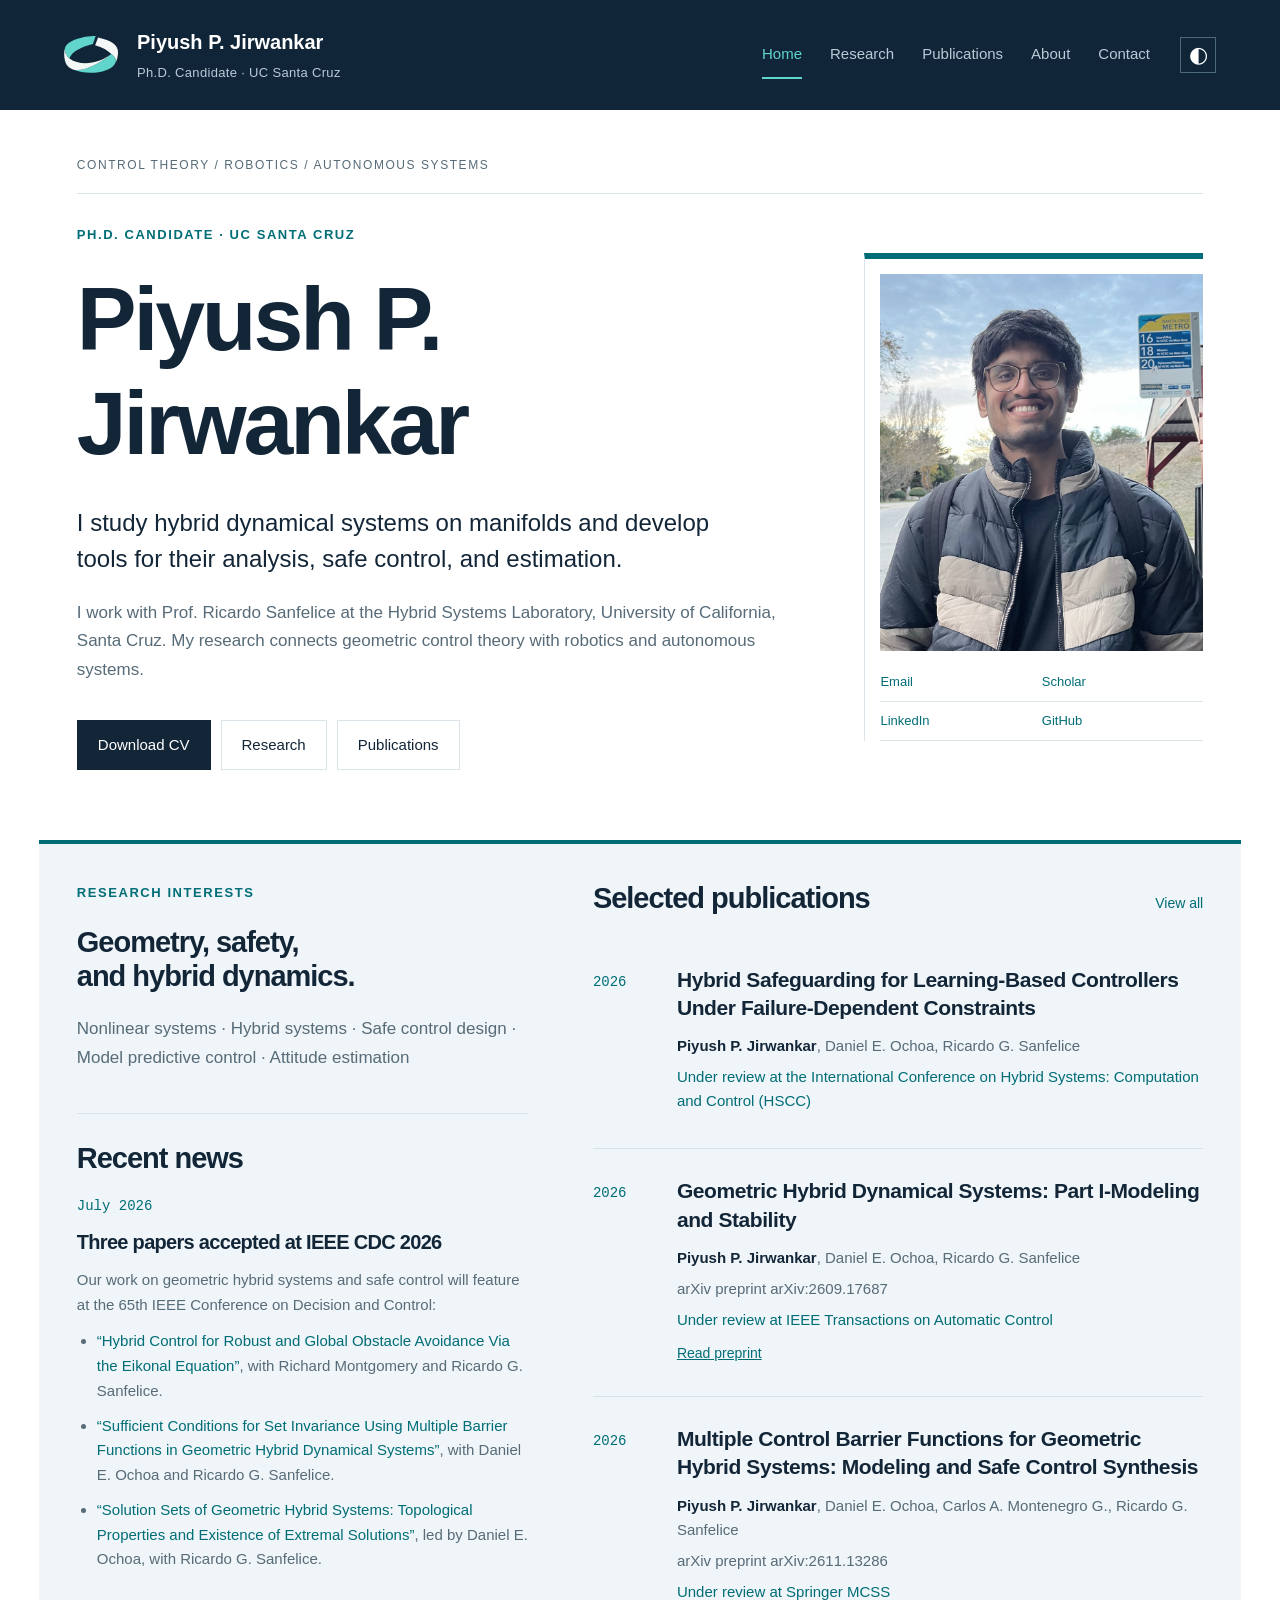
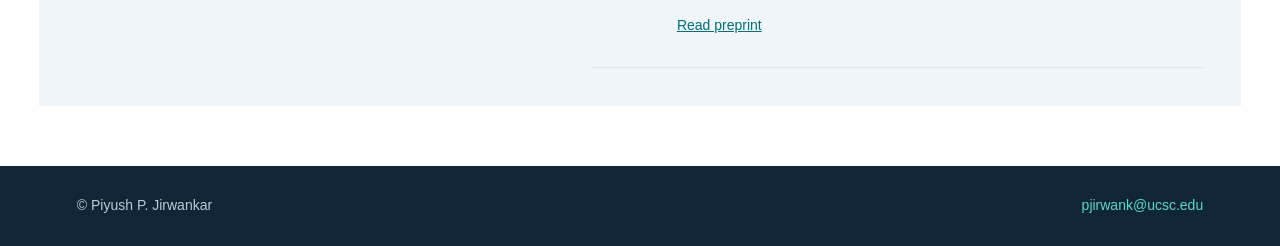
<file: index.html>
<!doctype html>
<html lang="en">

  <!-- Page metadata, browser icon, shared styles, and shared JavaScript. -->
  <head>
    <meta charset="utf-8">
    <meta name="viewport" content="width=device-width, initial-scale=1">
    <title>Piyush Jirwankar | Control Theory Researcher at UC Santa Cruz</title>
    <meta name="description" content="Piyush P. Jirwankar is a Ph.D. candidate at UC Santa Cruz researching hybrid dynamical systems, geometric control, safe control, and estimation.">
    <link rel="canonical" href="https://pjirwank.github.io/">
    <meta name="author" content="Piyush P. Jirwankar">
    <meta property="og:type" content="website">
    <meta property="og:site_name" content="Piyush P. Jirwankar">
    <meta property="og:title" content="Piyush Jirwankar | Control Theory Researcher at UC Santa Cruz">
    <meta property="og:description" content="Piyush P. Jirwankar is a Ph.D. candidate at UC Santa Cruz researching hybrid dynamical systems, geometric control, safe control, and estimation.">
    <meta property="og:url" content="https://pjirwank.github.io/">
    <meta property="og:image" content="https://pjirwank.github.io/portrait.jpeg">
    <meta property="og:image:alt" content="Piyush P. Jirwankar">
    <meta name="twitter:card" content="summary">
    <script type="application/ld+json">
{
  "@context": "https://schema.org",
  "@graph": [
    {
      "@type": "Person",
      "@id": "https://pjirwank.github.io/#person",
      "name": "Piyush P. Jirwankar",
      "alternateName": "Piyush Jirwankar",
      "url": "https://pjirwank.github.io/",
      "image": "https://pjirwank.github.io/portrait.jpeg",
      "jobTitle": "Ph.D. Candidate",
      "affiliation": {
        "@type": "CollegeOrUniversity",
        "name": "University of California, Santa Cruz",
        "url": "https://www.ucsc.edu/"
      },
      "sameAs": [
        "https://scholar.google.com/citations?user=XiC9WjMAAAAJ",
        "https://www.linkedin.com/in/piyush-jirwankar/",
        "https://github.com/pjirwank",
        "https://hybrid.soe.ucsc.edu/piyush"
      ],
      "knowsAbout": [
        "Hybrid dynamical systems",
        "Geometric control theory",
        "Safe control",
        "Model predictive control",
        "State estimation"
      ]
    },
    {
      "@type": "WebSite",
      "@id": "https://pjirwank.github.io/#website",
      "url": "https://pjirwank.github.io/",
      "name": "Piyush P. Jirwankar",
      "alternateName": "Piyush Jirwankar",
      "about": {
        "@id": "https://pjirwank.github.io/#person"
      }
    }
  ]
}
    </script>
    <link
      rel="icon"
      type="image/svg+xml"
      href="data:image/svg+xml,%3Csvg xmlns='http://www.w3.org/2000/svg' viewBox='0 0 32 32'%3E%3Crect width='32' height='32' rx='6' fill='%2324496b'/%3E%3Ctext x='16' y='23' text-anchor='middle' fill='white' font-family='Georgia' font-size='22'%3EP%3C/text%3E%3C/svg%3E"
    >
    <link rel="stylesheet" href="style.css">
    <script src="site.js" defer></script>
  </head>
  <body>
    <a class="skip" href="#main">Skip to content</a>

    <!-- Shared header: keep the navigation links consistent across all five pages. -->
    <header class="site-header">
      <a class="brand" href="index.html">
        <img class="site-logo" src="logo.svg" width="56" height="42" alt="" aria-hidden="true">
        <span>Piyush P. Jirwankar<small>Ph.D. Candidate · UC Santa Cruz</small></span>
      </a>

      <!-- Set aria-current="page" only on this page’s navigation link. -->
      <nav aria-label="Main navigation">
        <a href="index.html" aria-current="page">Home</a>
        <a href="research.html">Research</a>
        <a href="publications.html">Publications</a>
        <a href="about.html">About</a>
        <a href="contact.html">Contact</a>
      </nav>
      <button class="theme" type="button" aria-label="Switch color theme">◐</button>
    </header>

    <!-- Main page content. The id="main" is the target of the keyboard skip link. -->
    <main id="main">

      <!-- Home introduction, CV link, portrait, and profile links. -->
      <section class="hero">
        <div class="hero-label">
          CONTROL THEORY / ROBOTICS / AUTONOMOUS SYSTEMS
        </div>
        <div>
          <p class="eyebrow">Ph.D. Candidate · UC Santa Cruz</p>
          <h1>Piyush P. Jirwankar</h1>
          <p class="intro">
            I study hybrid dynamical systems on manifolds and develop tools for their analysis, safe control,
            and estimation.
          </p>
          <p>
            I work with Prof. Ricardo Sanfelice at the Hybrid Systems Laboratory, University of
            California, Santa Cruz. My research connects geometric control theory with robotics and autonomous
            systems.
          </p>
          <div class="actions">
            <a class="button primary" href="CV.pdf" target="_blank" rel="noopener noreferrer">
              Download CV
            </a>
            <a class="button" href="research.html">Research</a>
            <a class="button" href="publications.html">Publications</a>
          </div>
        </div>
        <figure>
          <img class="portrait" src="portrait.jpeg" alt="Piyush P. Jirwankar" width="847" height="988">
          <figcaption>
            <a href="mailto:pjirwank@ucsc.edu">Email</a>
            <a href="https://scholar.google.com/citations?user=XiC9WjMAAAAJ&amp;hl=en">Scholar</a>
            <a href="https://www.linkedin.com/in/piyush-jirwankar/">LinkedIn</a>
            <a href="https://github.com/pjirwank">GitHub</a>
          </figcaption>
        </figure>
      </section>

      <!-- Research interests and selected publications. Edit the full list in publications.html. -->
      <section class="home-bottom">
        <div>
          <p class="eyebrow">Research interests</p>
          <h2>Geometry, safety,<br>and hybrid dynamics.</h2>
          <p>
            Nonlinear systems · Hybrid systems · Safe control design · Model predictive control · Attitude estimation
          </p>
          <section class="recent-news" aria-labelledby="recent-news-heading">
            <h2 id="recent-news-heading">Recent news</h2>
            <article class="news-item">
              <time datetime="2026-07">July 2026</time>
              <h3>Three papers accepted at IEEE CDC 2026</h3>
              <p>Our work on geometric hybrid systems and safe control will feature at the 65th IEEE Conference on Decision and Control:</p>
              <ul>
                <li><a href="publications.html#publication-C1">“Hybrid Control for Robust and Global Obstacle Avoidance Via the Eikonal Equation”</a>, with Richard Montgomery and Ricardo G. Sanfelice.</li>
                <li><a href="publications.html#publication-C3">“Sufficient Conditions for Set Invariance Using Multiple Barrier Functions in Geometric Hybrid Dynamical Systems”</a>, with Daniel E. Ochoa and Ricardo G. Sanfelice.</li>
                <li><a href="publications.html#publication-C4">“Solution Sets of Geometric Hybrid Systems: Topological Properties and Existence of Extremal Solutions”</a>, led by Daniel E. Ochoa, with Ricardo G. Sanfelice.</li>
              </ul>
            </article>
          </section>
        </div>
        <div>
          <div class="section-title">
            <h2>Selected publications</h2>
            <a href="publications.html">View all</a>
          </div>
          <article class="publication">
            <span class="year">2026</span>
            <div>
              <h3>Hybrid Safeguarding for Learning-Based Controllers Under Failure-Dependent Constraints</h3>
              <p><strong>Piyush P. Jirwankar</strong>, Daniel E. Ochoa, Ricardo G. Sanfelice</p>
              <p class="note">Under review at the International Conference on Hybrid Systems: Computation and Control (HSCC)</p>
            </div>
          </article>
          <article class="publication">
            <span class="year">2026</span>
            <div>
              <h3>Geometric Hybrid Dynamical Systems: Part I-Modeling and Stability</h3>
              <p><strong>Piyush P. Jirwankar</strong>, Daniel E. Ochoa, Ricardo G. Sanfelice</p>
              <p class="metadata">arXiv preprint arXiv:2609.17687</p>
              <p class="note">Under review at IEEE Transactions on Automatic Control</p>
              <a class="paper-link" href="https://arxiv.org/abs/2609.17687">Read preprint</a>
            </div>
          </article>
          <article class="publication">
            <span class="year">2026</span>
            <div>
              <h3>
                Multiple Control Barrier Functions for Geometric Hybrid Systems: Modeling and Safe Control
                Synthesis
              </h3>
              <p><strong>Piyush P. Jirwankar</strong>, Daniel E. Ochoa, Carlos A. Montenegro G., Ricardo G. Sanfelice</p>
              <p class="metadata">arXiv preprint arXiv:2611.13286</p>
              <p class="note">Under review at Springer MCSS</p>
              <a class="paper-link" href="https://arxiv.org/abs/2611.13286">Read preprint</a>
            </div>
          </article>
        </div>
      </section>
    </main>

    <!-- Shared footer: update the email address consistently across all pages. -->
    <footer>
      <span>© Piyush P. Jirwankar</span>
      <a href="mailto:pjirwank@ucsc.edu">pjirwank@ucsc.edu</a>
    </footer>
  </body>
</html>
</file>
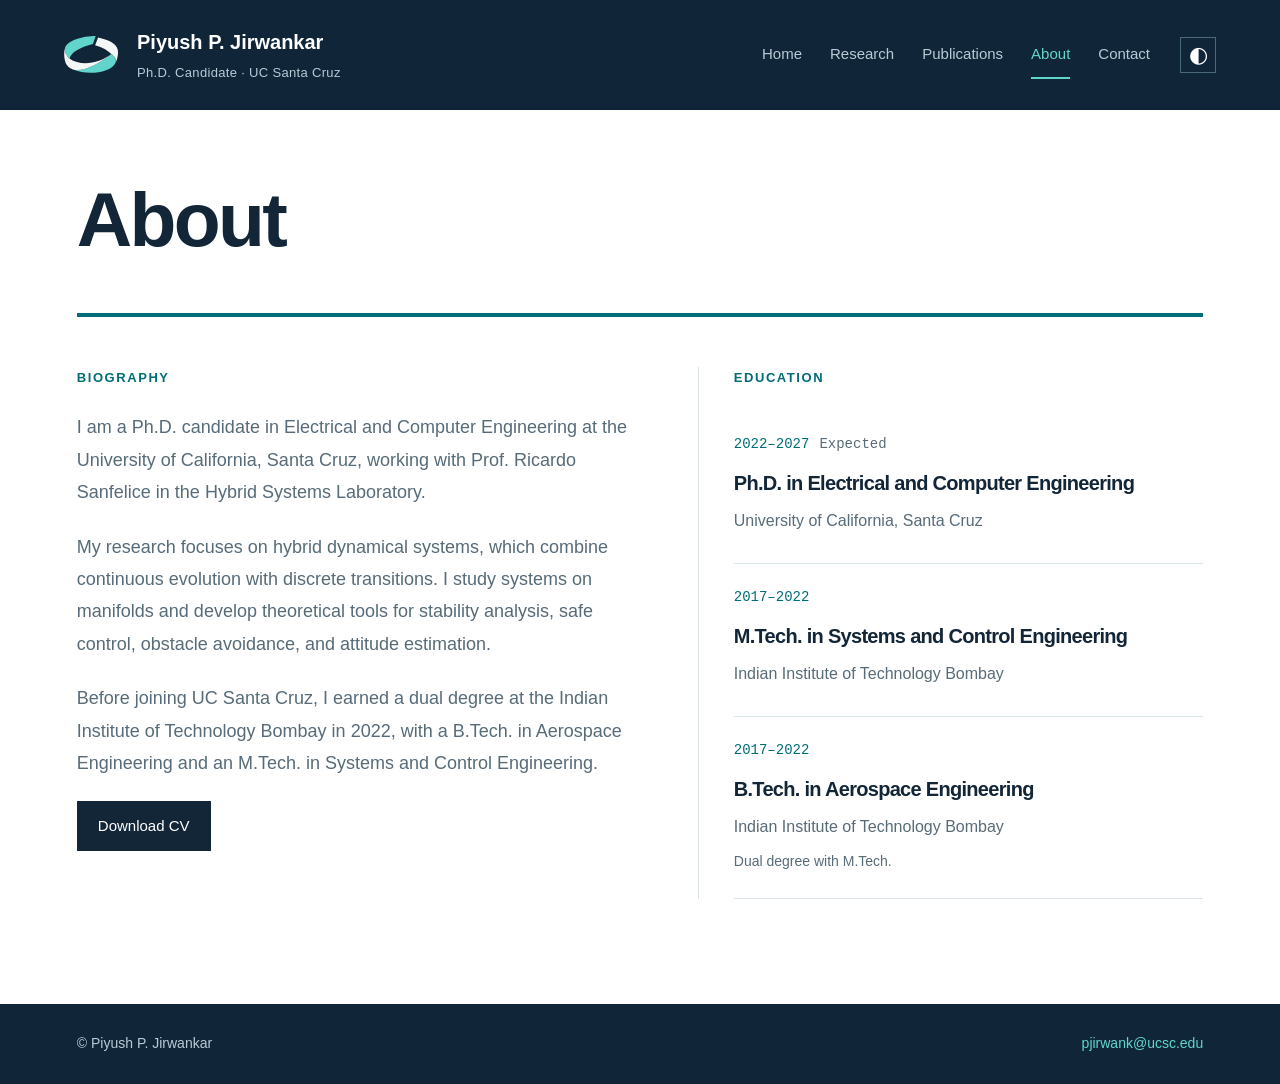
<file: about.html>
<!doctype html>
<html lang="en">

  <!-- Page metadata, browser icon, shared styles, and shared JavaScript. -->
  <head>
    <meta charset="utf-8">
    <meta name="viewport" content="width=device-width, initial-scale=1">
    <title>About Piyush Jirwankar | Biography and Education</title>
    <meta name="description" content="Learn about Piyush P. Jirwankar, a Ph.D. candidate in Electrical and Computer Engineering at UC Santa Cruz, including his education and research background.">
    <link rel="canonical" href="https://pjirwank.github.io/about.html">
    <meta name="author" content="Piyush P. Jirwankar">
    <meta property="og:type" content="website">
    <meta property="og:site_name" content="Piyush P. Jirwankar">
    <meta property="og:title" content="About Piyush Jirwankar | Biography and Education">
    <meta property="og:description" content="Learn about Piyush P. Jirwankar, a Ph.D. candidate in Electrical and Computer Engineering at UC Santa Cruz, including his education and research background.">
    <meta property="og:url" content="https://pjirwank.github.io/about.html">
    <meta property="og:image" content="https://pjirwank.github.io/portrait.jpeg">
    <meta property="og:image:alt" content="Piyush P. Jirwankar">
    <meta name="twitter:card" content="summary">
    <link
      rel="icon"
      type="image/svg+xml"
      href="data:image/svg+xml,%3Csvg xmlns='http://www.w3.org/2000/svg' viewBox='0 0 32 32'%3E%3Crect width='32' height='32' rx='6' fill='%2324496b'/%3E%3Ctext x='16' y='23' text-anchor='middle' fill='white' font-family='Georgia' font-size='22'%3EP%3C/text%3E%3C/svg%3E"
    >
    <link rel="stylesheet" href="style.css">
    <script src="site.js" defer></script>
  </head>
  <body>
    <a class="skip" href="#main">Skip to content</a>

    <!-- Shared header: keep the navigation links consistent across all five pages. -->
    <header class="site-header">
      <a class="brand" href="index.html">
        <img class="site-logo" src="logo.svg" width="56" height="42" alt="" aria-hidden="true">
        <span>Piyush P. Jirwankar<small>Ph.D. Candidate · UC Santa Cruz</small></span>
      </a>

      <!-- Set aria-current="page" only on this page’s navigation link. -->
      <nav aria-label="Main navigation">
        <a href="index.html">Home</a>
        <a href="research.html">Research</a>
        <a href="publications.html">Publications</a>
        <a href="about.html" aria-current="page">About</a>
        <a href="contact.html">Contact</a>
      </nav>
      <button class="theme" type="button" aria-label="Switch color theme">◐</button>
    </header>

    <!-- Main page content. The id="main" is the target of the keyboard skip link. -->
    <main id="main">

      <!-- Page title and introduction. -->
      <header class="page-heading">
        <h1>About</h1>
        <!-- <p>Background and education.</p> -->
      </header>

      <!-- Biography and education: update the text and degree entries below. -->
      <div class="about-grid">
        <section>
          <p class="eyebrow">Biography</p>
          <div class="biography">
            <p>
              I am a Ph.D. candidate in Electrical and Computer Engineering at the University of California,
              Santa Cruz, working with Prof. Ricardo Sanfelice in the Hybrid Systems Laboratory.
            </p>
            <p>
              My research focuses on hybrid dynamical systems, which combine continuous evolution with
              discrete transitions. I study systems on manifolds and develop theoretical tools for stability analysis, safe control, obstacle avoidance, and attitude estimation.
            </p>
            <p>
              Before joining UC Santa Cruz, I earned a dual degree at the Indian Institute of Technology
              Bombay in 2022, with a B.Tech. in Aerospace Engineering and an M.Tech. in Systems and Control
              Engineering.
            </p>
            <!-- <p>
              I interned at Mitsubishi Electric Research Laboratories in summer 2023, working on rigid-body
              contact modeling for warehouse automation. I have also mentored students through UC Santa Cruz’s
              Science Internship Program and led guidance, navigation, and control activities in IIT Bombay’s
              Student Satellite Program.
            </p> -->
          </div>
          <a class="button primary" href="CV.pdf" target="_blank" rel="noopener noreferrer">
            Download CV
          </a>
        </section>
        <section>
          <p class="eyebrow">Education</p>
          <article class="education">
            <span>2022–2027<br><small>Expected</small></span>
            <div>
              <h3>Ph.D. in Electrical and Computer Engineering</h3>
              <p>University of California, Santa Cruz</p>
            </div>
          </article>
          <article class="education">
            <span>2017–2022</span>
            <div>
              <h3>M.Tech. in Systems and Control Engineering</h3>
              <p>Indian Institute of Technology Bombay</p>
            </div>
          </article>
          <article class="education">
            <span>2017–2022</span>
            <div>
              <h3>B.Tech. in Aerospace Engineering</h3>
              <p>Indian Institute of Technology Bombay</p>
              <small>Dual degree with M.Tech.</small>
            </div>
          </article>
        </section>
      </div>
    </main>

    <!-- Shared footer: update the email address consistently across all pages. -->
    <footer>
      <span>© Piyush P. Jirwankar</span>
      <a href="mailto:pjirwank@ucsc.edu">pjirwank@ucsc.edu</a>
    </footer>
  </body>
</html>
</file>
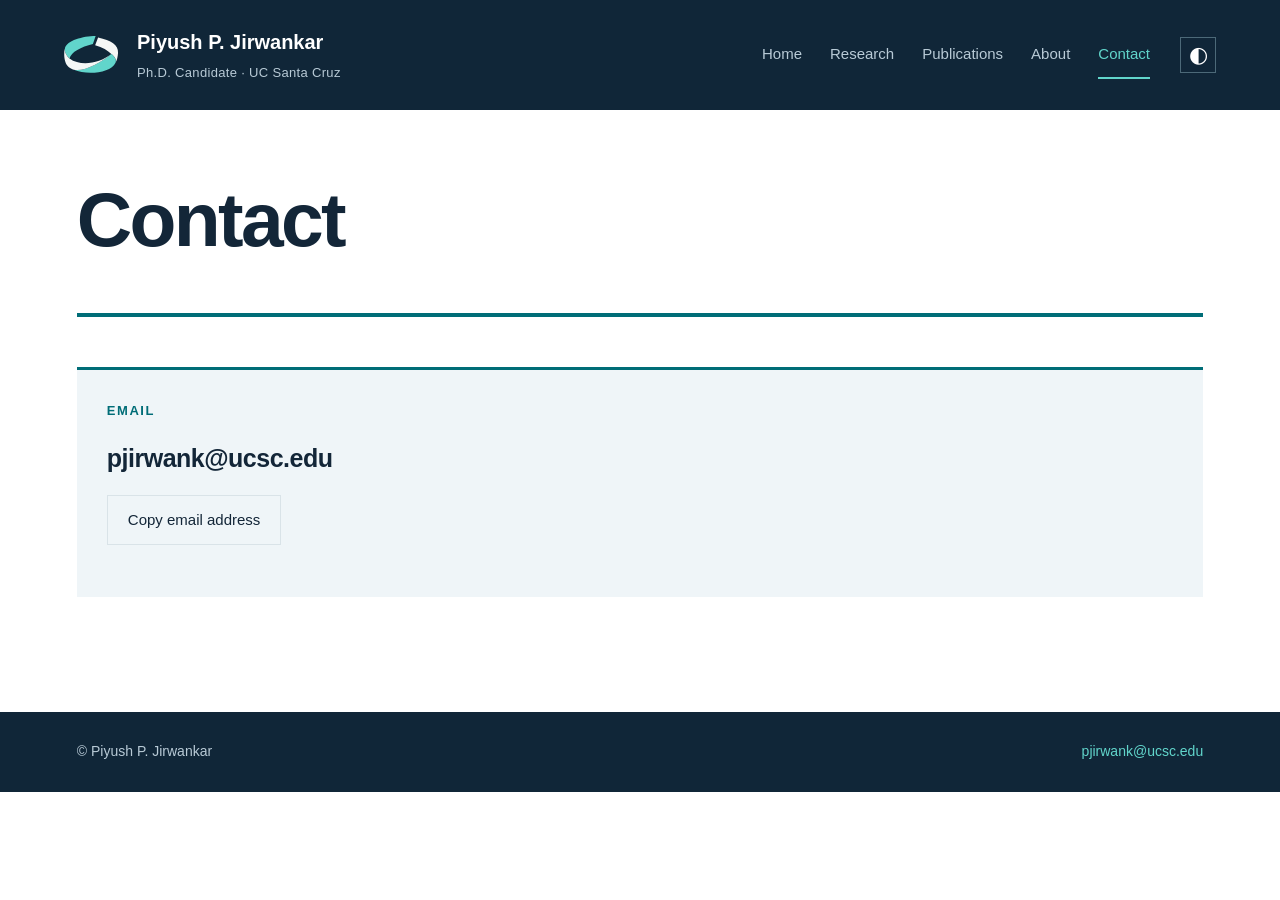
<file: contact.html>
<!doctype html>
<html lang="en">

  <!-- Page metadata, browser icon, shared styles, and shared JavaScript. -->
  <head>
    <meta charset="utf-8">
    <meta name="viewport" content="width=device-width, initial-scale=1">
    <title>Contact | Piyush P. Jirwankar</title>
    <meta name="description" content="Contact Piyush P. Jirwankar at the University of California, Santa Cruz for research inquiries and collaboration in control theory and hybrid systems.">
    <link rel="canonical" href="https://pjirwank.github.io/contact.html">
    <meta name="author" content="Piyush P. Jirwankar">
    <meta property="og:type" content="website">
    <meta property="og:site_name" content="Piyush P. Jirwankar">
    <meta property="og:title" content="Contact | Piyush P. Jirwankar">
    <meta property="og:description" content="Contact Piyush P. Jirwankar at the University of California, Santa Cruz for research inquiries and collaboration in control theory and hybrid systems.">
    <meta property="og:url" content="https://pjirwank.github.io/contact.html">
    <meta property="og:image" content="https://pjirwank.github.io/portrait.jpeg">
    <meta property="og:image:alt" content="Piyush P. Jirwankar">
    <meta name="twitter:card" content="summary">
    <link
      rel="icon"
      type="image/svg+xml"
      href="data:image/svg+xml,%3Csvg xmlns='http://www.w3.org/2000/svg' viewBox='0 0 32 32'%3E%3Crect width='32' height='32' rx='6' fill='%2324496b'/%3E%3Ctext x='16' y='23' text-anchor='middle' fill='white' font-family='Georgia' font-size='22'%3EP%3C/text%3E%3C/svg%3E"
    >
    <link rel="stylesheet" href="style.css">
    <script src="site.js" defer></script>
  </head>
  <body>
    <a class="skip" href="#main">Skip to content</a>

    <!-- Shared header: keep the navigation links consistent across all five pages. -->
    <header class="site-header">
      <a class="brand" href="index.html">
        <img class="site-logo" src="logo.svg" width="56" height="42" alt="" aria-hidden="true">
        <span>Piyush P. Jirwankar<small>Ph.D. Candidate · UC Santa Cruz</small></span>
      </a>

      <!-- Set aria-current="page" only on this page’s navigation link. -->
      <nav aria-label="Main navigation">
        <a href="index.html">Home</a>
        <a href="research.html">Research</a>
        <a href="publications.html">Publications</a>
        <a href="about.html">About</a>
        <a href="contact.html" aria-current="page">Contact</a>
      </nav>
      <button class="theme" type="button" aria-label="Switch color theme">◐</button>
    </header>

    <!-- Main page content. The id="main" is the target of the keyboard skip link. -->
    <main id="main">

      <!-- Page title and introduction. -->
      <header class="page-heading">
        <h1>Contact</h1>
        <!-- <p>For research inquiries and collaboration.</p> -->
      </header>

      <!-- Contact details, office address, and profile links. -->
      <div class="contact-grid">
        <section>
          <p class="eyebrow">Email</p>
          <h2><a href="mailto:pjirwank@ucsc.edu">pjirwank@ucsc.edu</a></h2>

          <!-- site.js handles this button and writes feedback into copy-status. Update its email there too. -->
          <button class="button" id="copy-email" type="button">Copy email address</button>
          <p id="copy-status" role="status"></p>
        </section>
        <!-- <section>
          <p class="eyebrow">Office</p>
          <h2>Hybrid Systems Laboratory</h2>
          <address>University of California, Santa Cruz<br>1156 High Street<br>Santa Cruz, CA 95064</address>
          <a
            class="text-link"
            href="https://www.google.com/maps/search/?api=1&amp;query=University+of+California+Santa+Cruz+1156+High+Street"
          >
            Directions
          </a>
        </section> -->
        <!-- <section>
          <p class="eyebrow">Elsewhere</p>
          <div class="social-links">
            <a href="https://scholar.google.com/citations?user=XiC9WjMAAAAJ&amp;hl=en">Google Scholar</a>
            <a href="https://www.linkedin.com/in/piyush-jirwankar/">LinkedIn</a>
            <a href="https://github.com/pjirwank">GitHub</a>
          </div>
        </section> -->
      </div>
    </main>

    <!-- Shared footer: update the email address consistently across all pages. -->
    <footer>
      <span>© Piyush P. Jirwankar</span>
      <a href="mailto:pjirwank@ucsc.edu">pjirwank@ucsc.edu</a>
    </footer>
  </body>
</html>
</file>
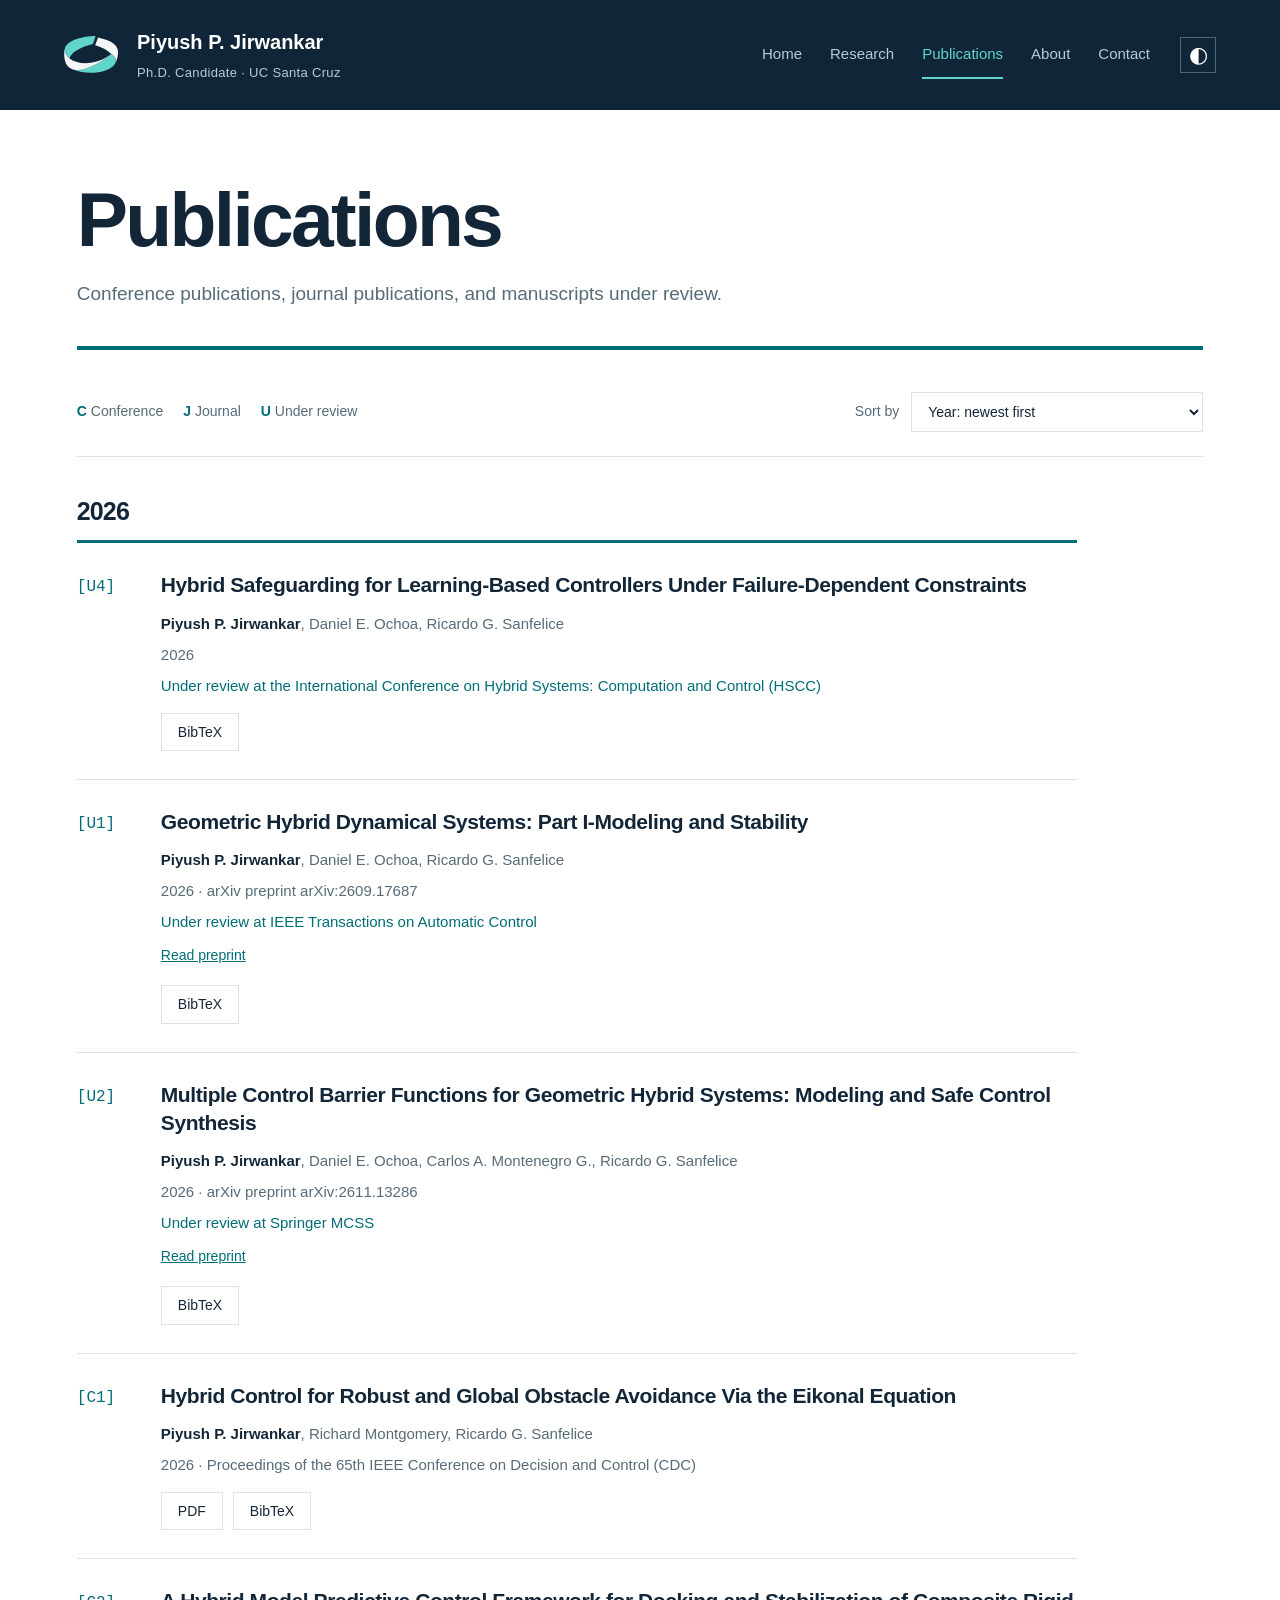
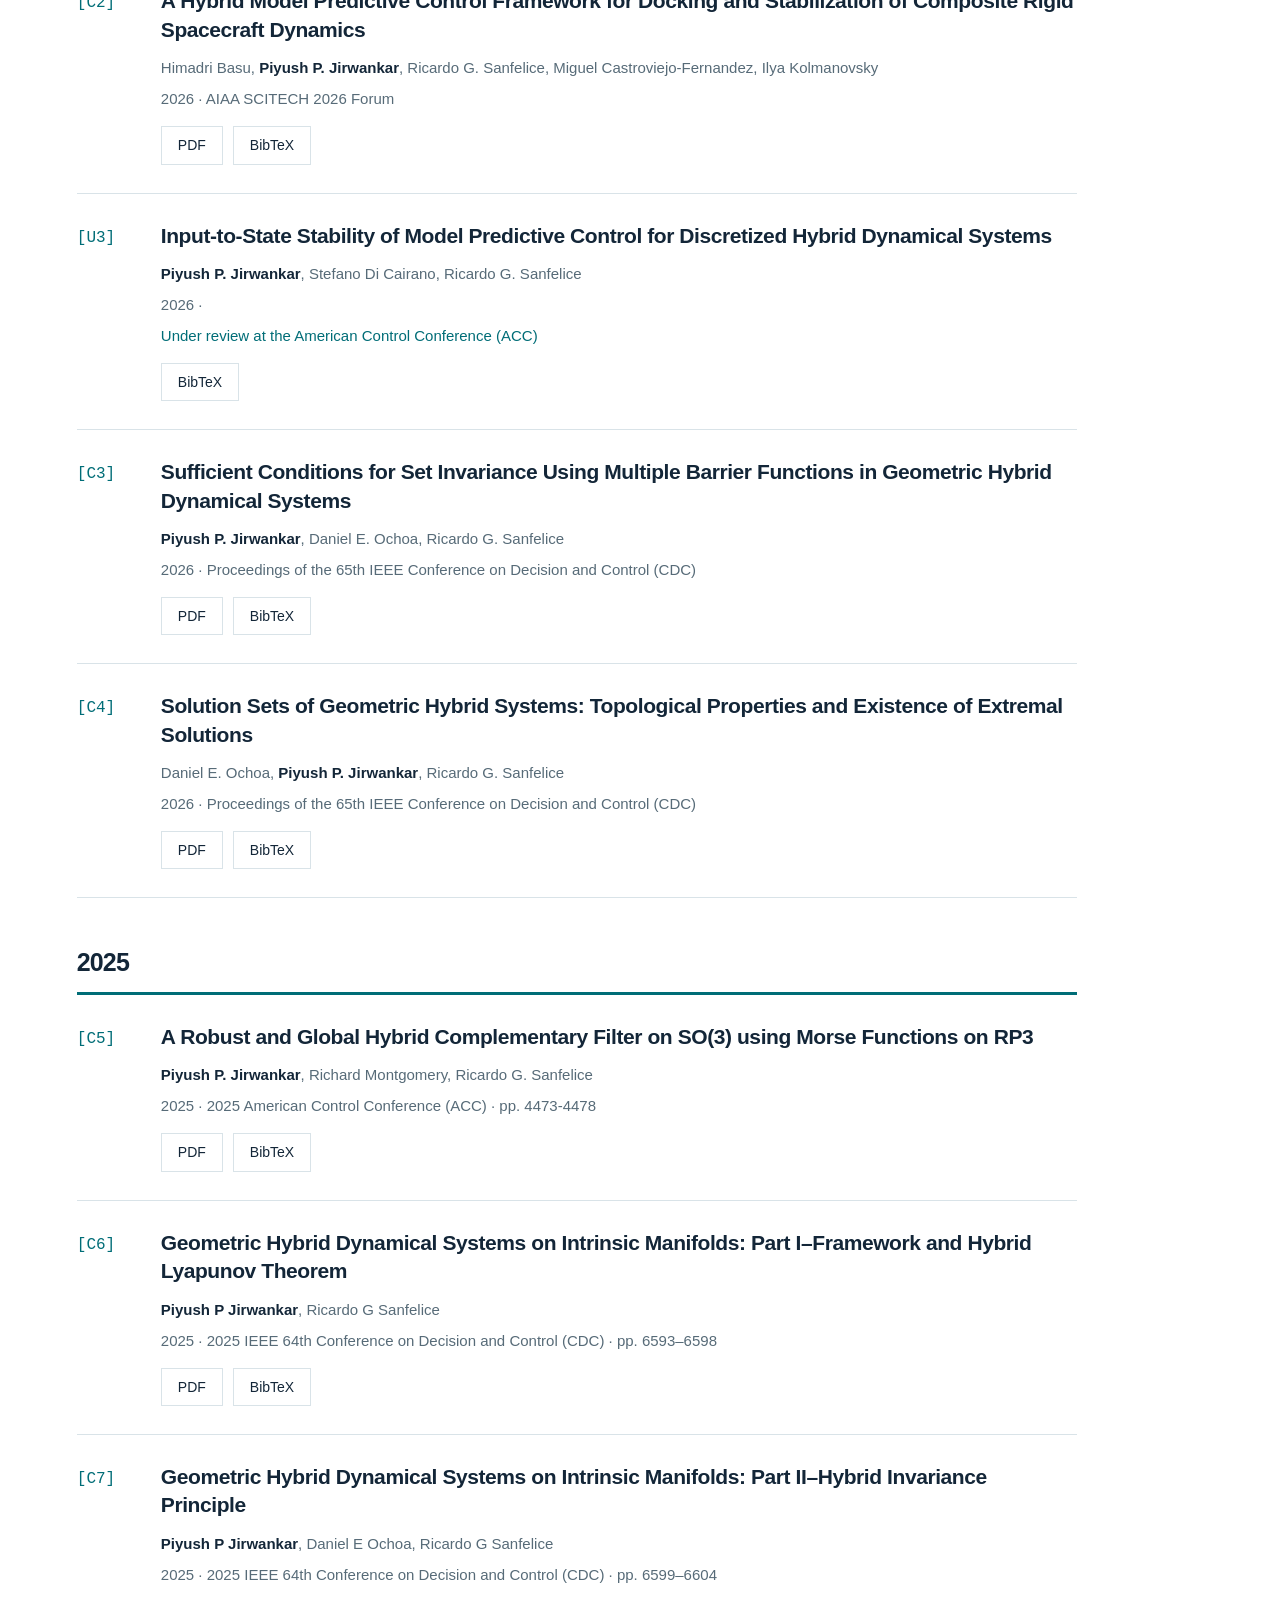
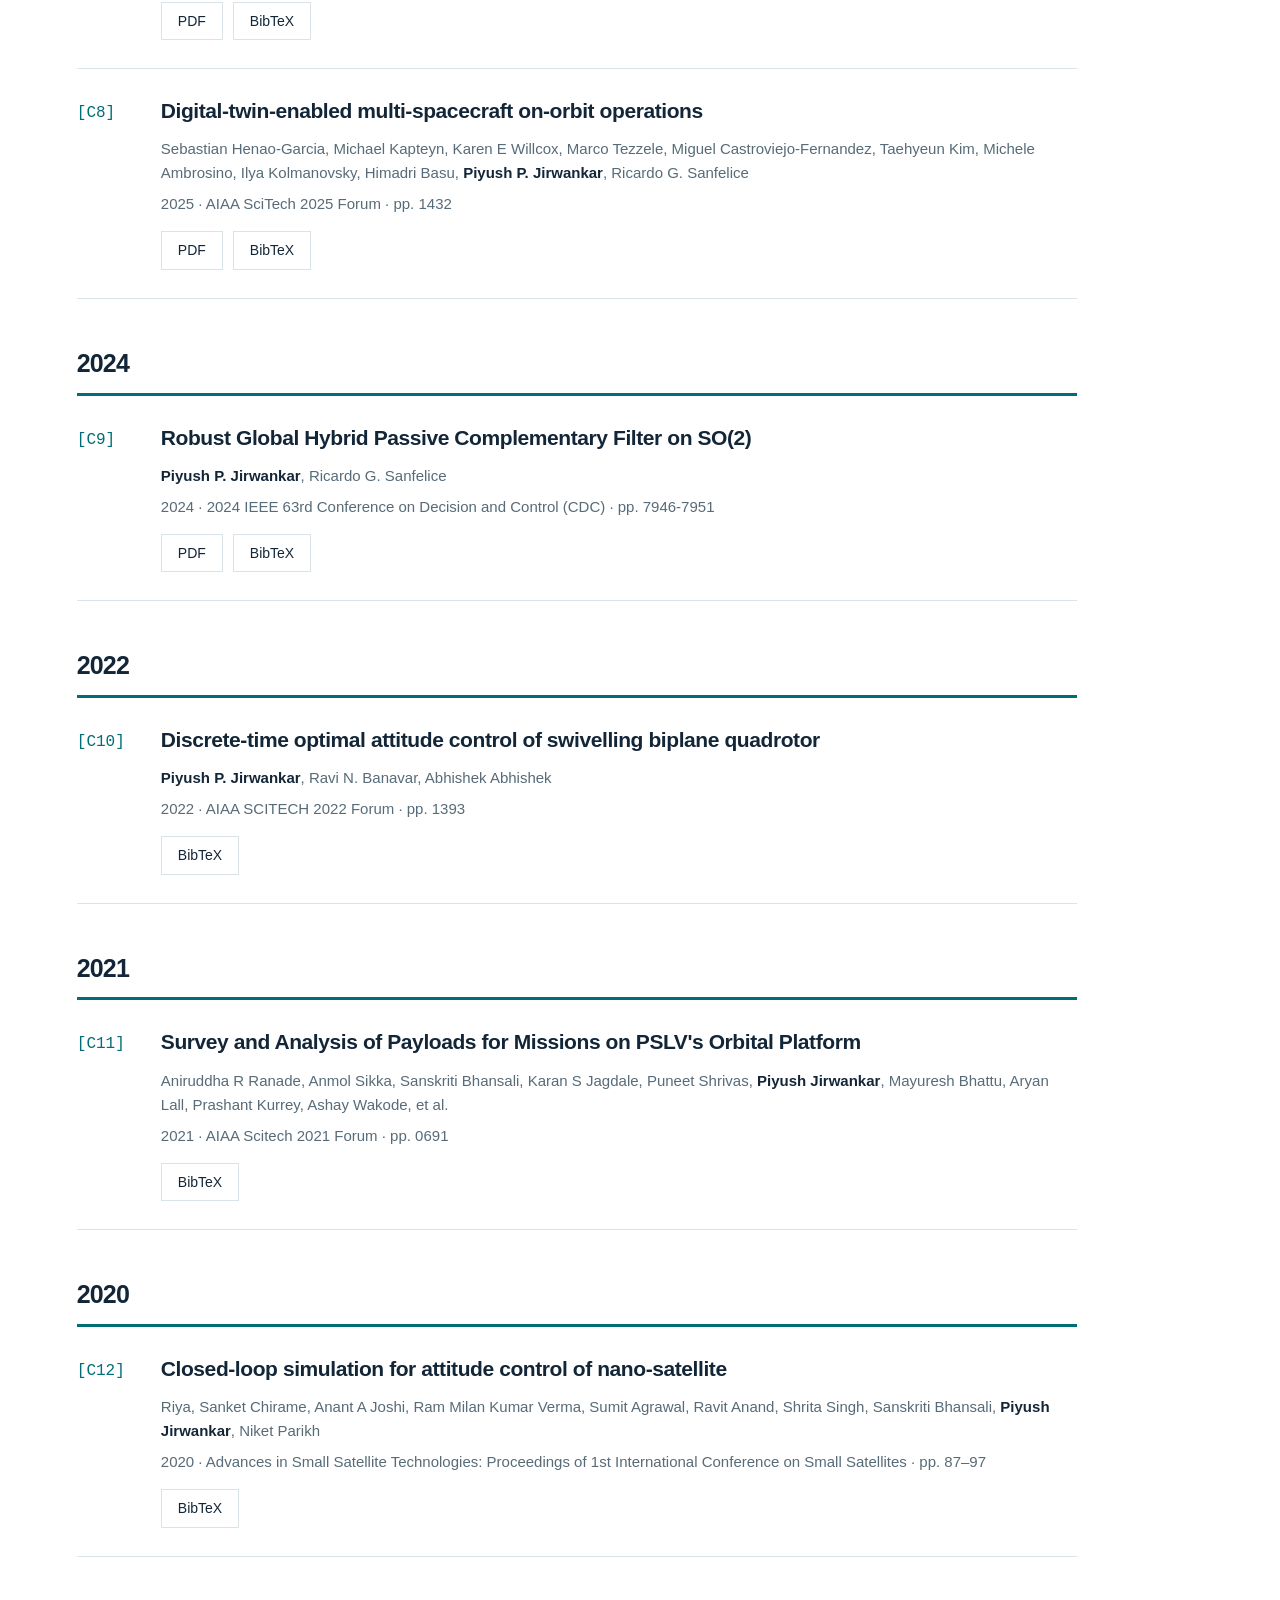
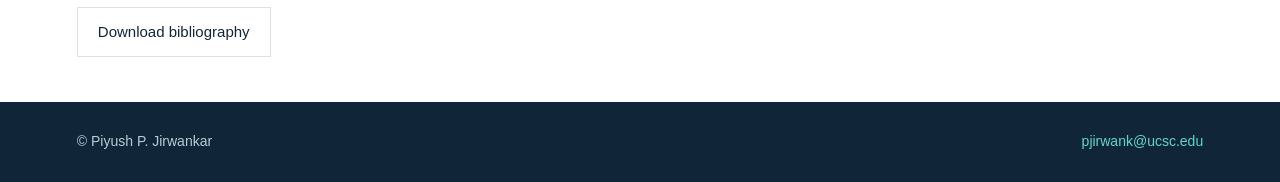
<file: publications.html>
<!doctype html>
<html lang="en">

  <!-- Page metadata, browser icon, shared styles, and shared JavaScript. -->
  <head>
    <meta charset="utf-8">
    <meta name="viewport" content="width=device-width, initial-scale=1">
    <title>Publications | Piyush P. Jirwankar</title>
    <meta name="description" content="Research publications by Piyush P. Jirwankar on hybrid systems, control, and estimation, with paper PDFs, preprints, and individual BibTeX citations.">
    <link rel="canonical" href="https://pjirwank.github.io/publications.html">
    <meta name="author" content="Piyush P. Jirwankar">
    <meta property="og:type" content="website">
    <meta property="og:site_name" content="Piyush P. Jirwankar">
    <meta property="og:title" content="Publications | Piyush P. Jirwankar">
    <meta property="og:description" content="Research publications by Piyush P. Jirwankar on hybrid systems, control, and estimation, with paper PDFs, preprints, and individual BibTeX citations.">
    <meta property="og:url" content="https://pjirwank.github.io/publications.html">
    <meta property="og:image" content="https://pjirwank.github.io/portrait.jpeg">
    <meta property="og:image:alt" content="Piyush P. Jirwankar">
    <meta name="twitter:card" content="summary">
    <link
      rel="icon"
      type="image/svg+xml"
      href="data:image/svg+xml,%3Csvg xmlns='http://www.w3.org/2000/svg' viewBox='0 0 32 32'%3E%3Crect width='32' height='32' rx='6' fill='%2324496b'/%3E%3Ctext x='16' y='23' text-anchor='middle' fill='white' font-family='Georgia' font-size='22'%3EP%3C/text%3E%3C/svg%3E"
    >
    <link rel="stylesheet" href="style.css">
    <script src="site.js?v=publication-groups-3" defer></script>
  </head>
  <body>
    <a class="skip" href="#main">Skip to content</a>

    <!-- Shared header: keep the navigation links consistent across all five pages. -->
    <header class="site-header">
      <a class="brand" href="index.html">
        <img class="site-logo" src="logo.svg" width="56" height="42" alt="" aria-hidden="true">
        <span>Piyush P. Jirwankar<small>Ph.D. Candidate · UC Santa Cruz</small></span>
      </a>

      <!-- Set aria-current="page" only on this page’s navigation link. -->
      <nav aria-label="Main navigation">
        <a href="index.html">Home</a>
        <a href="research.html">Research</a>
        <a href="publications.html" aria-current="page">Publications</a>
        <a href="about.html">About</a>
        <a href="contact.html">Contact</a>
      </nav>
      <button class="theme" type="button" aria-label="Switch color theme">◐</button>
    </header>

    <!-- Main page content. The id="main" is the target of the keyboard skip link. -->
    <main id="main">

      <!-- Page title and introduction. -->
      <header class="page-heading">
        <h1>Publications</h1>
        <p>Conference publications, journal publications, and manuscripts under review.</p>
      </header>

      <!-- Publication key and sort menu. site.js uses publication-sort to reorder entries. -->
      <div class="publication-toolbar">
        <div class="publication-key">
          <span><strong>C</strong> Conference</span>
          <span><strong>J</strong> Journal</span>
          <span><strong>U</strong> Under review</span>
        </div>
        <label for="publication-sort">
          Sort by
          <select id="publication-sort">
            <option value="year-desc">Year: newest first</option>
            <option value="year-asc">Year: oldest first</option>
            <option value="type">Type: journal, conference, under review</option>
          </select>
        </label>
      </div>

      <!--
        Publication editing: keep each publication ID stable when reordering.
        data-type identifies the group (C, J, U); data-year and data-order control sorting.
        Copy an article to add a paper, assign a unique ID and data-order, and update its links.
        Keep individual BibTeX/PDF links and include only sections with publications.
      -->
      <div class="publication-list" id="publication-list">
        <section class="publication-section" data-section-year="2026">
          <h2>2026</h2>
          <div class="publication-group">
            <article id="publication-U4" class="publication" data-type="U" data-year="2026" data-order="0">
              <span class="publication-id">[U4]</span>
              <div>
                <h3>Hybrid Safeguarding for Learning-Based Controllers Under Failure-Dependent Constraints</h3>
                <p><strong>Piyush P. Jirwankar</strong>, Daniel E. Ochoa, Ricardo G. Sanfelice</p>
                <p class="metadata"><span class="publication-year">2026</span></p>
                <p class="note">Under review at the International Conference on Hybrid Systems: Computation and Control (HSCC)</p>
                <div class="paper-downloads">
                  <a class="button" href="bibtex/jirwankar2026hybridSafeguarding.bib" download>BibTeX</a>
                </div>
              </div>
            </article>

            <article id="publication-U1" class="publication" data-type="U" data-year="2026" data-order="1">
              <span class="publication-id">[U1]</span>
              <div>
                <h3>Geometric Hybrid Dynamical Systems: Part I-Modeling and Stability</h3>
                <p><strong>Piyush P. Jirwankar</strong>, Daniel E. Ochoa, Ricardo G. Sanfelice</p>
                <p class="metadata">
                  <span class="publication-year">2026</span> · arXiv preprint arXiv:2609.17687
                </p>
                <p class="note">Under review at IEEE Transactions on Automatic Control</p>
                <a class="paper-link" href="https://arxiv.org/abs/2609.17687">Read preprint</a>
                <div class="paper-downloads">
                  <a class="button" href="bibtex/jirwankar2026geometric.bib" download>BibTeX</a>
                </div>
              </div>
            </article>

            <article id="publication-U2" class="publication" data-type="U" data-year="2026" data-order="2">
              <span class="publication-id">[U2]</span>
              <div>
                <h3>
                  Multiple Control Barrier Functions for Geometric Hybrid Systems: Modeling and Safe Control
                  Synthesis
                </h3>
                <p><strong>Piyush P. Jirwankar</strong>, Daniel E. Ochoa, Carlos A. Montenegro G., Ricardo G. Sanfelice</p>
                <p class="metadata"><span class="publication-year">2026</span> · arXiv preprint arXiv:2611.13286</p>
                <p class="note">Under review at Springer MCSS</p>
                <a class="paper-link" href="https://arxiv.org/abs/2611.13286">Read preprint</a>
                <div class="paper-downloads">
                  <a class="button" href="bibtex/jirwankar2026safetyFilter.bib" download>BibTeX</a>
                </div>
              </div>
            </article>

            <article id="publication-C1" class="publication" data-type="C" data-year="2026" data-order="3">
              <span class="publication-id">[C1]</span>
              <div>
                <h3>Hybrid Control for Robust and Global Obstacle Avoidance Via the Eikonal Equation</h3>
                <p><strong>Piyush P. Jirwankar</strong>, Richard Montgomery, Ricardo G. Sanfelice</p>
                <p class="metadata">
                  <span class="publication-year">2026</span> · Proceedings of the 65th IEEE Conference on
                  Decision and Control (CDC)
                </p>
                <div class="paper-downloads">
                  <a
                    class="button"
                    href="papers/Hybrid%20Control%20for%20Robust%20and%20Global%20Obstacle%20Avoidance%20Via%20the%20Eikonal%20Equation.pdf"
                    target="_blank" rel="noopener noreferrer"
                  >
                    PDF
                  </a>
                  <a class="button" href="bibtex/jirwankar2026eikonal.bib" download>BibTeX</a>
                </div>
              </div>
            </article>

            <article id="publication-C2" class="publication" data-type="C" data-year="2026" data-order="4">
              <span class="publication-id">[C2]</span>
              <div>
                <h3>
                  A Hybrid Model Predictive Control Framework for Docking and Stabilization of Composite Rigid
                  Spacecraft Dynamics
                </h3>
                <p>
                  Himadri Basu, <strong>Piyush P. Jirwankar</strong>, Ricardo G. Sanfelice, Miguel
                  Castroviejo-Fernandez, Ilya Kolmanovsky
                </p>
                <p class="metadata"><span class="publication-year">2026</span> · AIAA SCITECH 2026 Forum</p>
                <div class="paper-downloads">
                  <a
                    class="button"
                    href="papers/A%20Hybrid%20Model%20Predictive%20Control%20Framework%20for%20Docking%20and%20Stabilization%20of%20Composite%20Rigid%20Spacecraft%20Dynamics.pdf"
                    target="_blank" rel="noopener noreferrer"
                  >
                    PDF
                  </a>
                  <a class="button" href="bibtex/basu2026mpc.bib" download>BibTeX</a>
                </div>
              </div>
            </article>

            <article id="publication-U3" class="publication" data-type="U" data-year="2026" data-order="5">
              <span class="publication-id">[U3]</span>
              <div>
                <h3>
                  Input-to-State Stability of Model Predictive Control for Discretized Hybrid Dynamical
                  Systems
                </h3>
                <p><strong>Piyush P. Jirwankar</strong>, Stefano Di Cairano, Ricardo G. Sanfelice</p>
                <p class="metadata"><span class="publication-year">2026</span> · </p>
                <p class="note">Under review at the American Control Conference (ACC)</p>
                <div class="paper-downloads">
                  <a class="button" href="bibtex/jirwankar2027mpcISS.bib" download>BibTeX</a>
                </div>
              </div>
            </article>

            <article id="publication-C3" class="publication" data-type="C" data-year="2026" data-order="6">
              <span class="publication-id">[C3]</span>
              <div>
                <h3>
                  Sufficient Conditions for Set Invariance Using Multiple Barrier Functions in Geometric
                  Hybrid Dynamical Systems
                </h3>
                <p><strong>Piyush P. Jirwankar</strong>, Daniel E. Ochoa, Ricardo G. Sanfelice</p>
                <p class="metadata">
                  <span class="publication-year">2026</span> · Proceedings of the 65th IEEE Conference on
                  Decision and Control (CDC)
                </p>
                <div class="paper-downloads">
                  <a
                    class="button"
                    href="papers/Sufficient%20Conditions%20for%20Set%20Invariance%20Using%20Multiple%20Barrier%20Functions%20in%20Geometric%20Hybrid%20Dynamical%20Systems.pdf"
                    target="_blank" rel="noopener noreferrer"
                  >
                    PDF
                  </a>
                  <a class="button" href="bibtex/jirwankar2026barrier.bib" download>BibTeX</a>
                </div>
              </div>
            </article>

            <article id="publication-C4" class="publication" data-type="C" data-year="2026" data-order="7">
              <span class="publication-id">[C4]</span>
              <div>
                <h3>
                  Solution Sets of Geometric Hybrid Systems: Topological Properties and Existence of Extremal
                  Solutions
                </h3>
                <p>Daniel E. Ochoa, <strong>Piyush P. Jirwankar</strong>, Ricardo G. Sanfelice</p>
                <p class="metadata">
                  <span class="publication-year">2026</span> · Proceedings of the 65th IEEE Conference on
                  Decision and Control (CDC)
                </p>
                <div class="paper-downloads">
                  <a
                    class="button"
                    href="papers/Solution%20Sets%20of%20Geometric%20Hybrid%20Systems%20-%20%20Topological%20Properties%20and%20Existence%20of%20Extremal%20Solutions.pdf"
                    target="_blank" rel="noopener noreferrer"
                  >
                    PDF
                  </a>
                  <a class="button" href="bibtex/ochoa2026topological.bib" download>BibTeX</a>
                </div>
              </div>
            </article>
          </div>
        </section>
        <section class="publication-section" data-section-year="2025">
          <h2>2025</h2>
          <div class="publication-group">
            <article id="publication-C5" class="publication" data-type="C" data-year="2025" data-order="8">
              <span class="publication-id">[C5]</span>
              <div>
                <h3>A Robust and Global Hybrid Complementary Filter on SO(3) using Morse Functions on RP3</h3>
                <p><strong>Piyush P. Jirwankar</strong>, Richard Montgomery, Ricardo G. Sanfelice</p>
                <p class="metadata">
                  <span class="publication-year">2025</span> · 2025 American Control Conference (ACC) · pp.
                  4473-4478
                </p>
                <div class="paper-downloads">
                  <a
                    class="button"
                    href="papers/A%20Robust%20and%20Global%20Hybrid%20Complementary%20Filter%20on%20SO%283%29%20using%20Morse%20Functions%20on%20RP3.pdf"
                    target="_blank" rel="noopener noreferrer"
                  >
                    PDF
                  </a>
                  <a class="button" href="bibtex/jirwankar2025estimatorRP3.bib" download>BibTeX</a>
                </div>
              </div>
            </article>

            <article class="publication" data-type="C" data-year="2025" data-order="9">
              <span class="publication-id">[C6]</span>
              <div>
                <h3>
                  Geometric Hybrid Dynamical Systems on Intrinsic Manifolds: Part I–Framework and Hybrid
                  Lyapunov Theorem
                </h3>
                <p><strong>Piyush P Jirwankar</strong>, Ricardo G Sanfelice</p>
                <p class="metadata">
                  <span class="publication-year">2025</span> · 2025 IEEE 64th Conference on Decision and
                  Control (CDC) · pp. 6593–6598
                </p>
                <div class="paper-downloads">
                  <a
                    class="button"
                    href="papers/Geometric%20Hybrid%20Dynamical%20Systems%20on%20Intrinsic%20Manifolds%20-%20%20Part%20I%E2%80%93Framework%20and%20Hybrid%20Lyapunov%20Theorem.pdf"
                    target="_blank" rel="noopener noreferrer"
                  >
                    PDF
                  </a>
                  <a class="button" href="bibtex/jirwankar2025lyapunov.bib" download>BibTeX</a>
                </div>
              </div>
            </article>

            <article id="publication-C7" class="publication" data-type="C" data-year="2025" data-order="10">
              <span class="publication-id">[C7]</span>
              <div>
                <h3>
                  Geometric Hybrid Dynamical Systems on Intrinsic Manifolds: Part II–Hybrid Invariance
                  Principle
                </h3>
                <p><strong>Piyush P Jirwankar</strong>, Daniel E Ochoa, Ricardo G Sanfelice</p>
                <p class="metadata">
                  <span class="publication-year">2025</span> · 2025 IEEE 64th Conference on Decision and
                  Control (CDC) · pp. 6599–6604
                </p>
                <div class="paper-downloads">
                  <a
                    class="button"
                    href="papers/Geometric%20Hybrid%20Dynamical%20Systems%20on%20Intrinsic%20Manifolds%20-%20%20Part%20II%E2%80%93Hybrid%20Invariance%20Principle.pdf"
                    target="_blank" rel="noopener noreferrer"
                  >
                    PDF
                  </a>
                  <a class="button" href="bibtex/jirwankar2025invariance.bib" download>BibTeX</a>
                </div>
              </div>
            </article>

            <article id="publication-C8" class="publication" data-type="C" data-year="2025" data-order="11">
              <span class="publication-id">[C8]</span>
              <div>
                <h3>Digital-twin-enabled multi-spacecraft on-orbit operations</h3>
                <p>
                  Sebastian Henao-Garcia, Michael Kapteyn, Karen E Willcox, Marco Tezzele, Miguel
                  Castroviejo-Fernandez, Taehyeun Kim, Michele Ambrosino, Ilya Kolmanovsky, Himadri Basu,
                  <strong>Piyush P. Jirwankar</strong>, Ricardo G. Sanfelice
                </p>
                <p class="metadata">
                  <span class="publication-year">2025</span> · AIAA SciTech 2025 Forum · pp. 1432
                </p>
                <div class="paper-downloads">
                  <a
                    class="button"
                    href="papers/Digital-twin-enabled%20multi-spacecraft%20on-orbit%20operations.pdf"
                    target="_blank" rel="noopener noreferrer"
                  >
                    PDF
                  </a>
                  <a class="button" href="bibtex/henao2025digital.bib" download>BibTeX</a>
                </div>
              </div>
            </article>
          </div>
        </section>
        <section class="publication-section" data-section-year="2024">
          <h2>2024</h2>
          <div class="publication-group">
            <article id="publication-C9" class="publication" data-type="C" data-year="2024" data-order="12">
              <span class="publication-id">[C9]</span>
              <div>
                <h3>Robust Global Hybrid Passive Complementary Filter on SO(2)</h3>
                <p><strong>Piyush P. Jirwankar</strong>, Ricardo G. Sanfelice</p>
                <p class="metadata">
                  <span class="publication-year">2024</span> · 2024 IEEE 63rd Conference on Decision and
                  Control (CDC) · pp. 7946-7951
                </p>
                <div class="paper-downloads">
                  <a
                    class="button"
                    href="papers/Robust%20Global%20Hybrid%20Passive%20Complementary%20Filter%20on%20SO%282%29.pdf"
                    target="_blank" rel="noopener noreferrer"
                  >
                    PDF
                  </a>
                  <a class="button" href="bibtex/jirwankar2024estimation.bib" download>BibTeX</a>
                </div>
              </div>
            </article>
          </div>
        </section>
        <section class="publication-section" data-section-year="2022">
          <h2>2022</h2>
          <div class="publication-group">
            <article class="publication" data-type="C" data-year="2022" data-order="13">
              <span class="publication-id">[C10]</span>
              <div>
                <h3>Discrete-time optimal attitude control of swivelling biplane quadrotor</h3>
                <p><strong>Piyush P. Jirwankar</strong>, Ravi N. Banavar, Abhishek Abhishek</p>
                <p class="metadata">
                  <span class="publication-year">2022</span> · AIAA SCITECH 2022 Forum · pp. 1393
                </p>
                <div class="paper-downloads">
                  <a class="button" href="bibtex/jirwankar2022discrete.bib" download>BibTeX</a>
                </div>
              </div>
            </article>
          </div>
        </section>
        <section class="publication-section" data-section-year="2021">
          <h2>2021</h2>
          <div class="publication-group">
            <article class="publication" data-type="C" data-year="2021" data-order="14">
              <span class="publication-id">[C11]</span>
              <div>
                <h3>Survey and Analysis of Payloads for Missions on PSLV&#x27;s Orbital Platform</h3>
                <p>
                  Aniruddha R Ranade, Anmol Sikka, Sanskriti Bhansali, Karan S Jagdale, Puneet Shrivas,
                  <strong>Piyush Jirwankar</strong>, Mayuresh Bhattu, Aryan Lall, Prashant Kurrey, Ashay
                  Wakode, et al.
                </p>
                <p class="metadata">
                  <span class="publication-year">2021</span> · AIAA Scitech 2021 Forum · pp. 0691
                </p>
                <div class="paper-downloads">
                  <a class="button" href="bibtex/ranade2021survey.bib" download>BibTeX</a>
                </div>
              </div>
            </article>
          </div>
        </section>
        <section class="publication-section" data-section-year="2020">
          <h2>2020</h2>
          <div class="publication-group">
            <article class="publication" data-type="C" data-year="2020" data-order="15">
              <span class="publication-id">[C12]</span>
              <div>
                <h3>Closed-loop simulation for attitude control of nano-satellite</h3>
                <p>
                  Riya, Sanket Chirame, Anant A Joshi, Ram Milan Kumar Verma, Sumit Agrawal, Ravit Anand,
                  Shrita Singh, Sanskriti Bhansali, <strong>Piyush Jirwankar</strong>, Niket Parikh
                </p>
                <p class="metadata">
                  <span class="publication-year">2020</span> · Advances in Small Satellite Technologies:
                  Proceedings of 1st International Conference on Small Satellites · pp. 87–97
                </p>
                <div class="paper-downloads">
                  <a class="button" href="bibtex/riya2020closed.bib" download>BibTeX</a>
                </div>
              </div>
            </article>
          </div>
        </section>
      </div>
      <a class="button" href="references.bib" download>Download bibliography</a>
    </main>

    <!-- Shared footer: update the email address consistently across all pages. -->
    <footer>
      <span>© Piyush P. Jirwankar</span>
      <a href="mailto:pjirwank@ucsc.edu">pjirwank@ucsc.edu</a>
    </footer>
  </body>
</html>
</file>
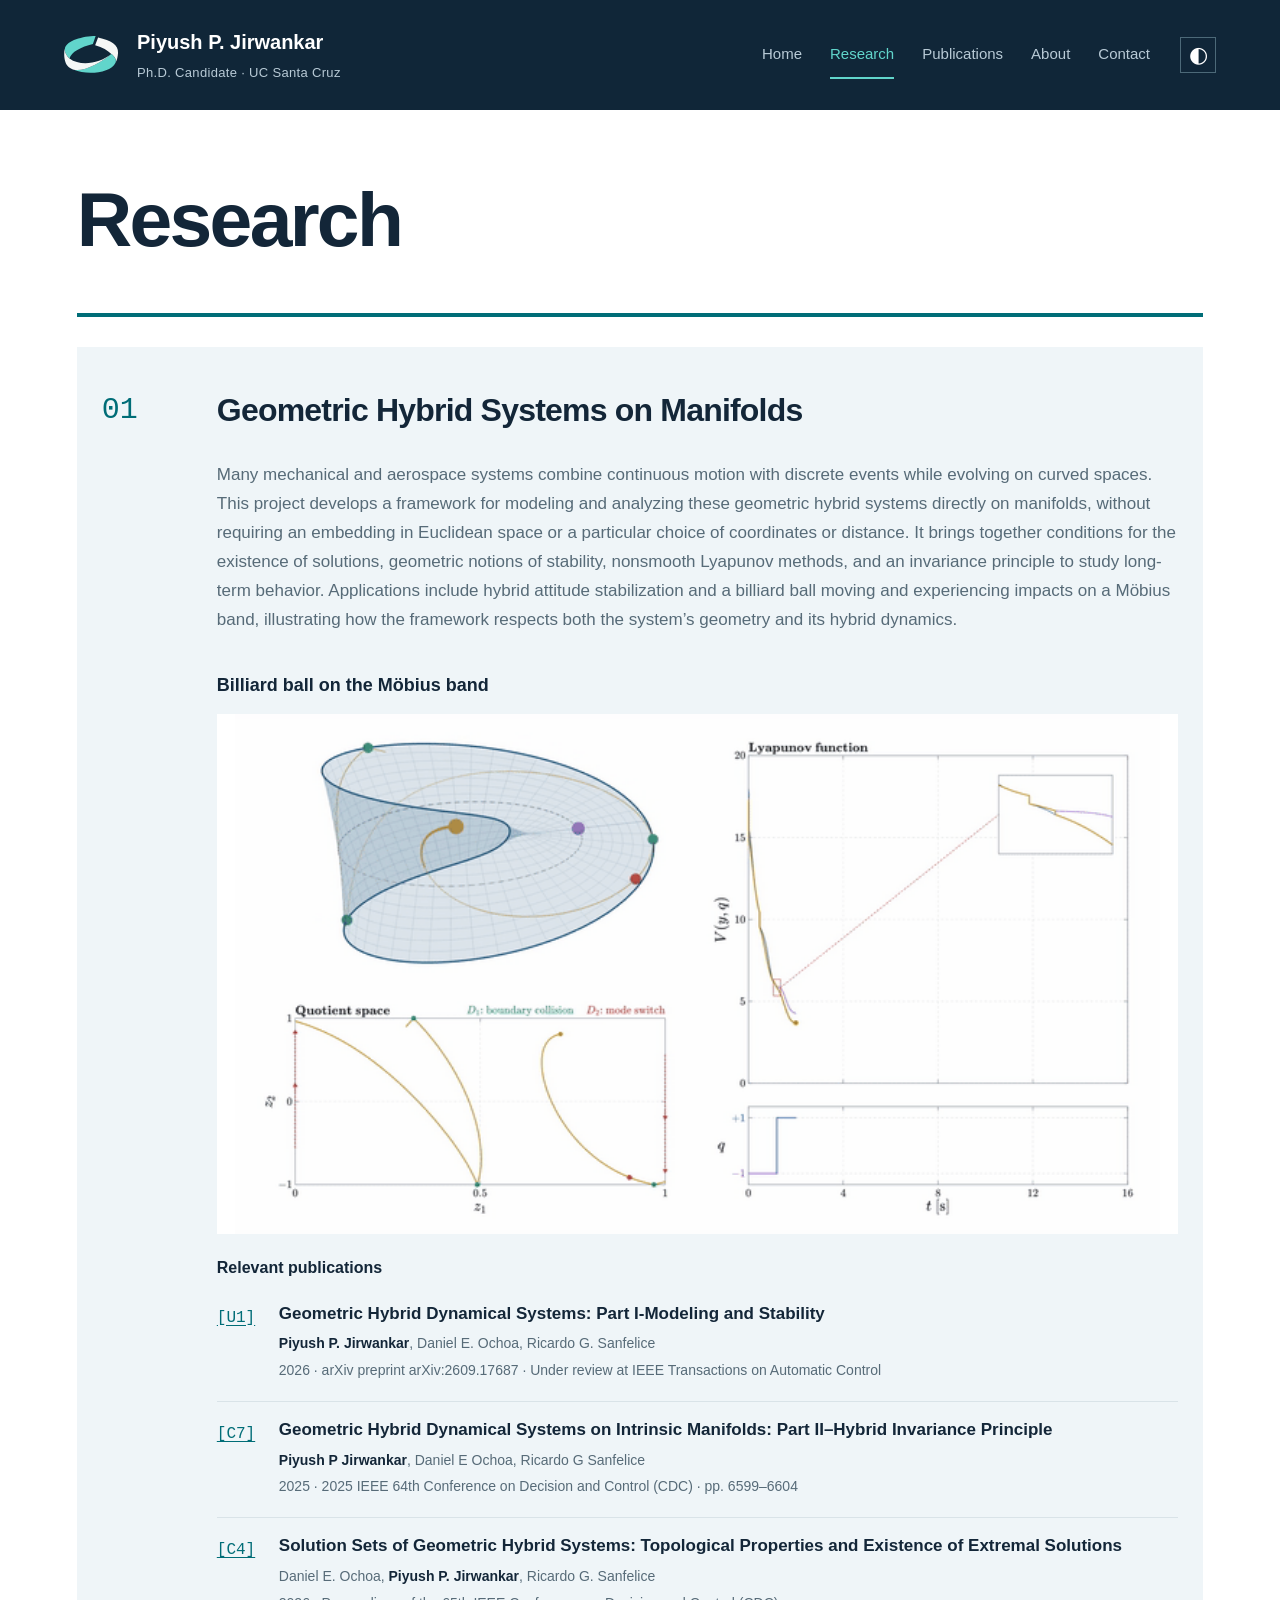
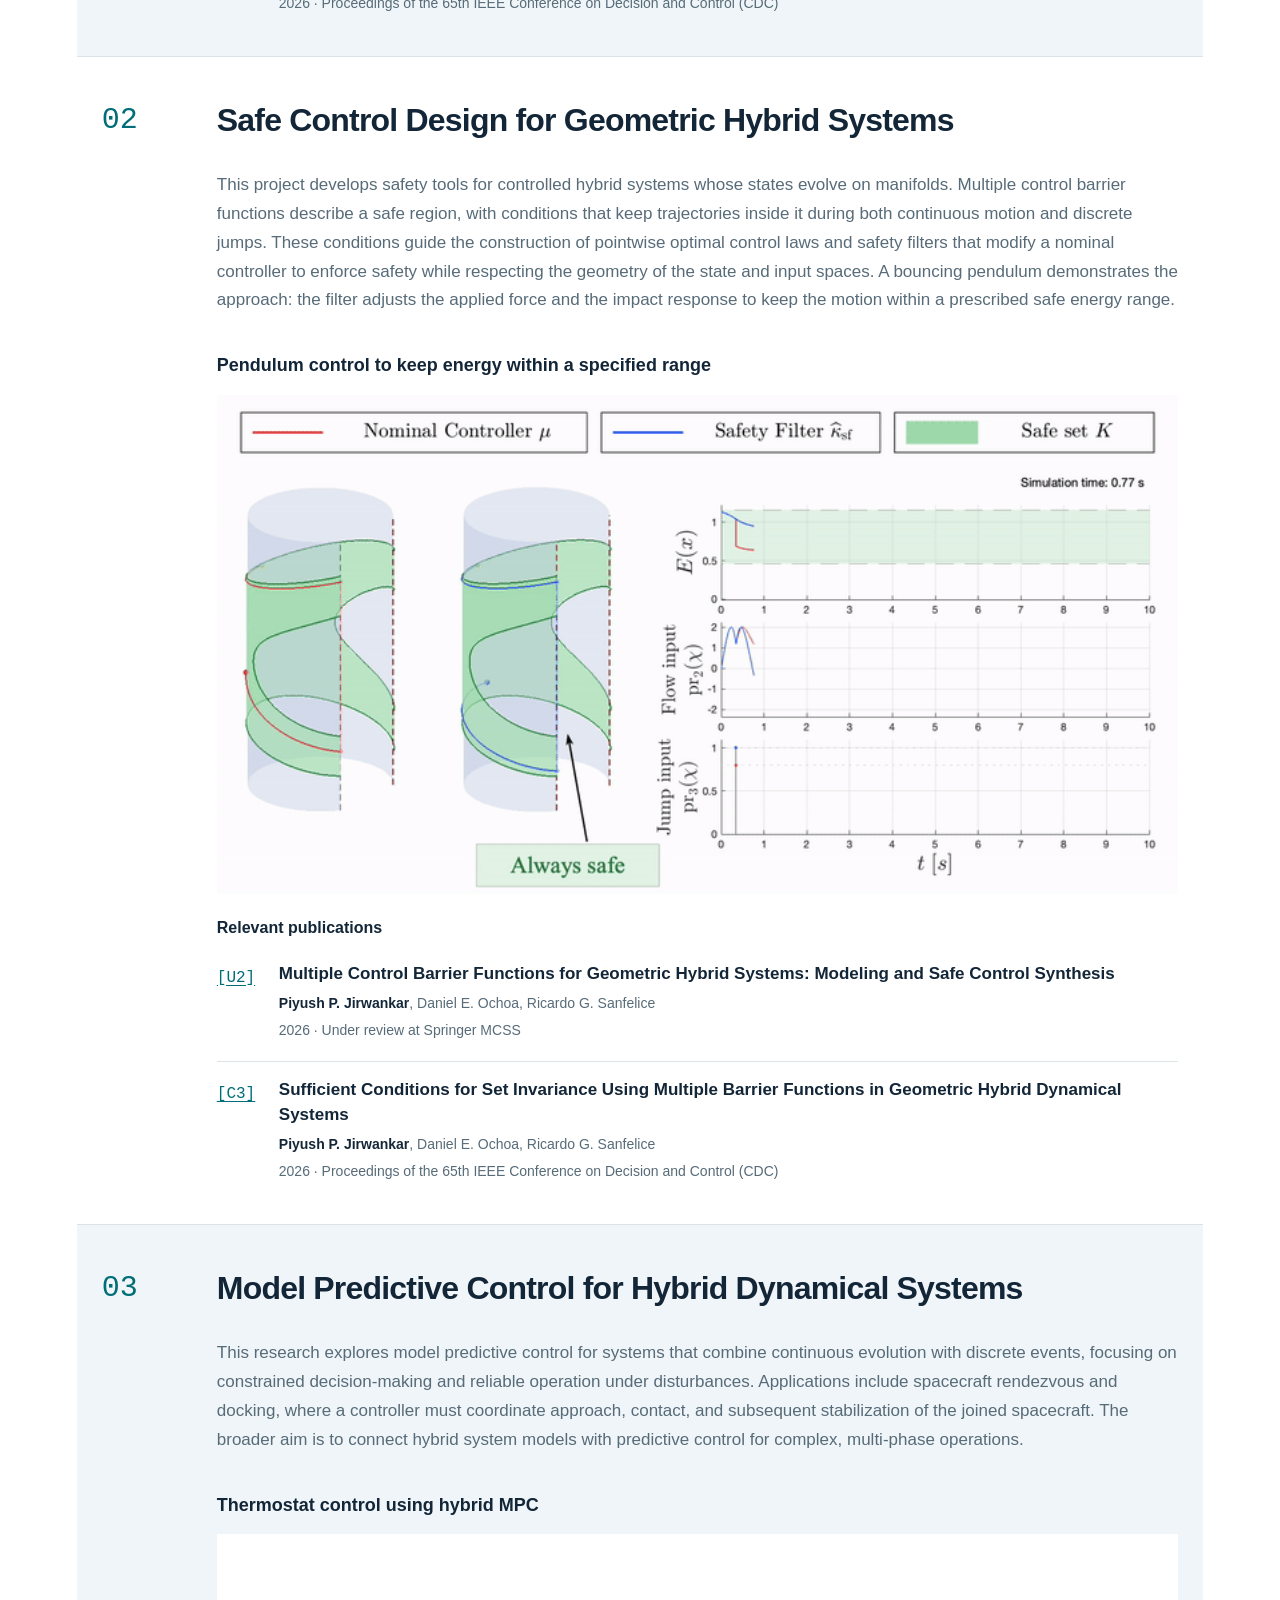
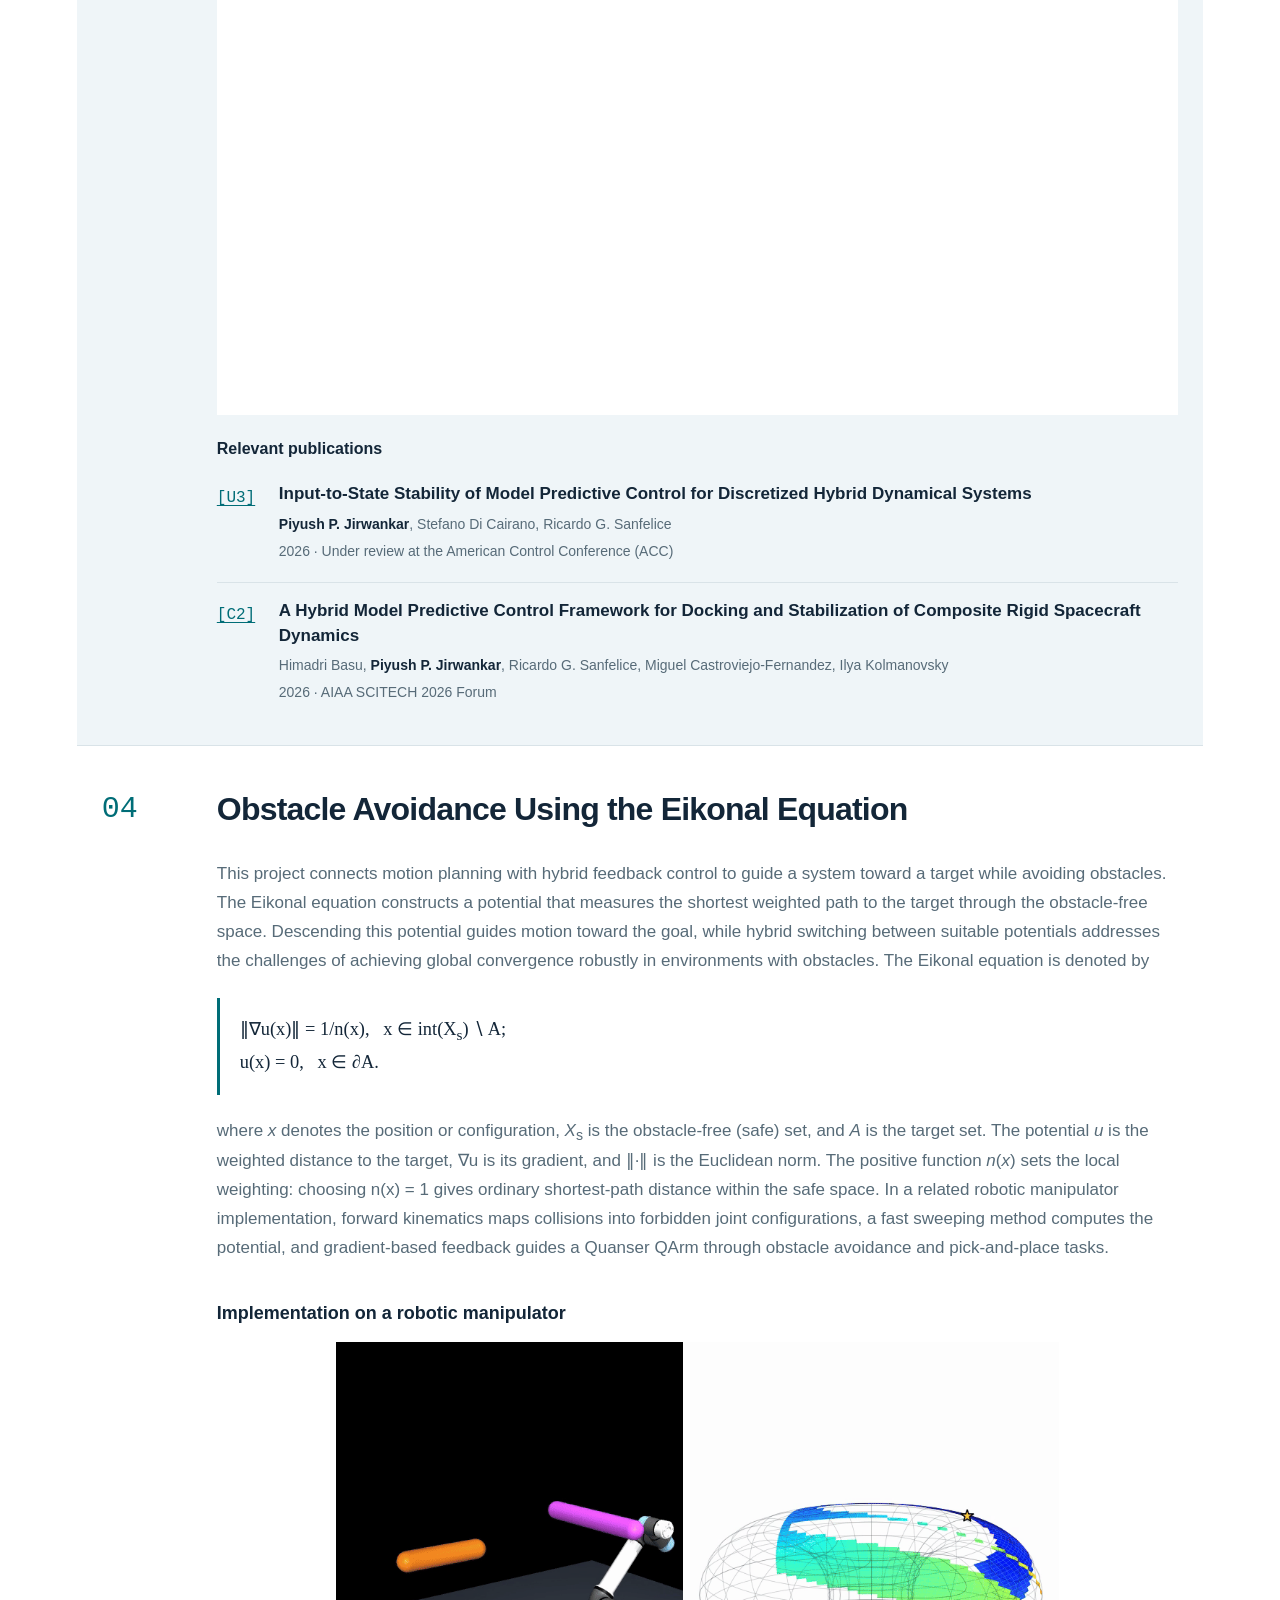
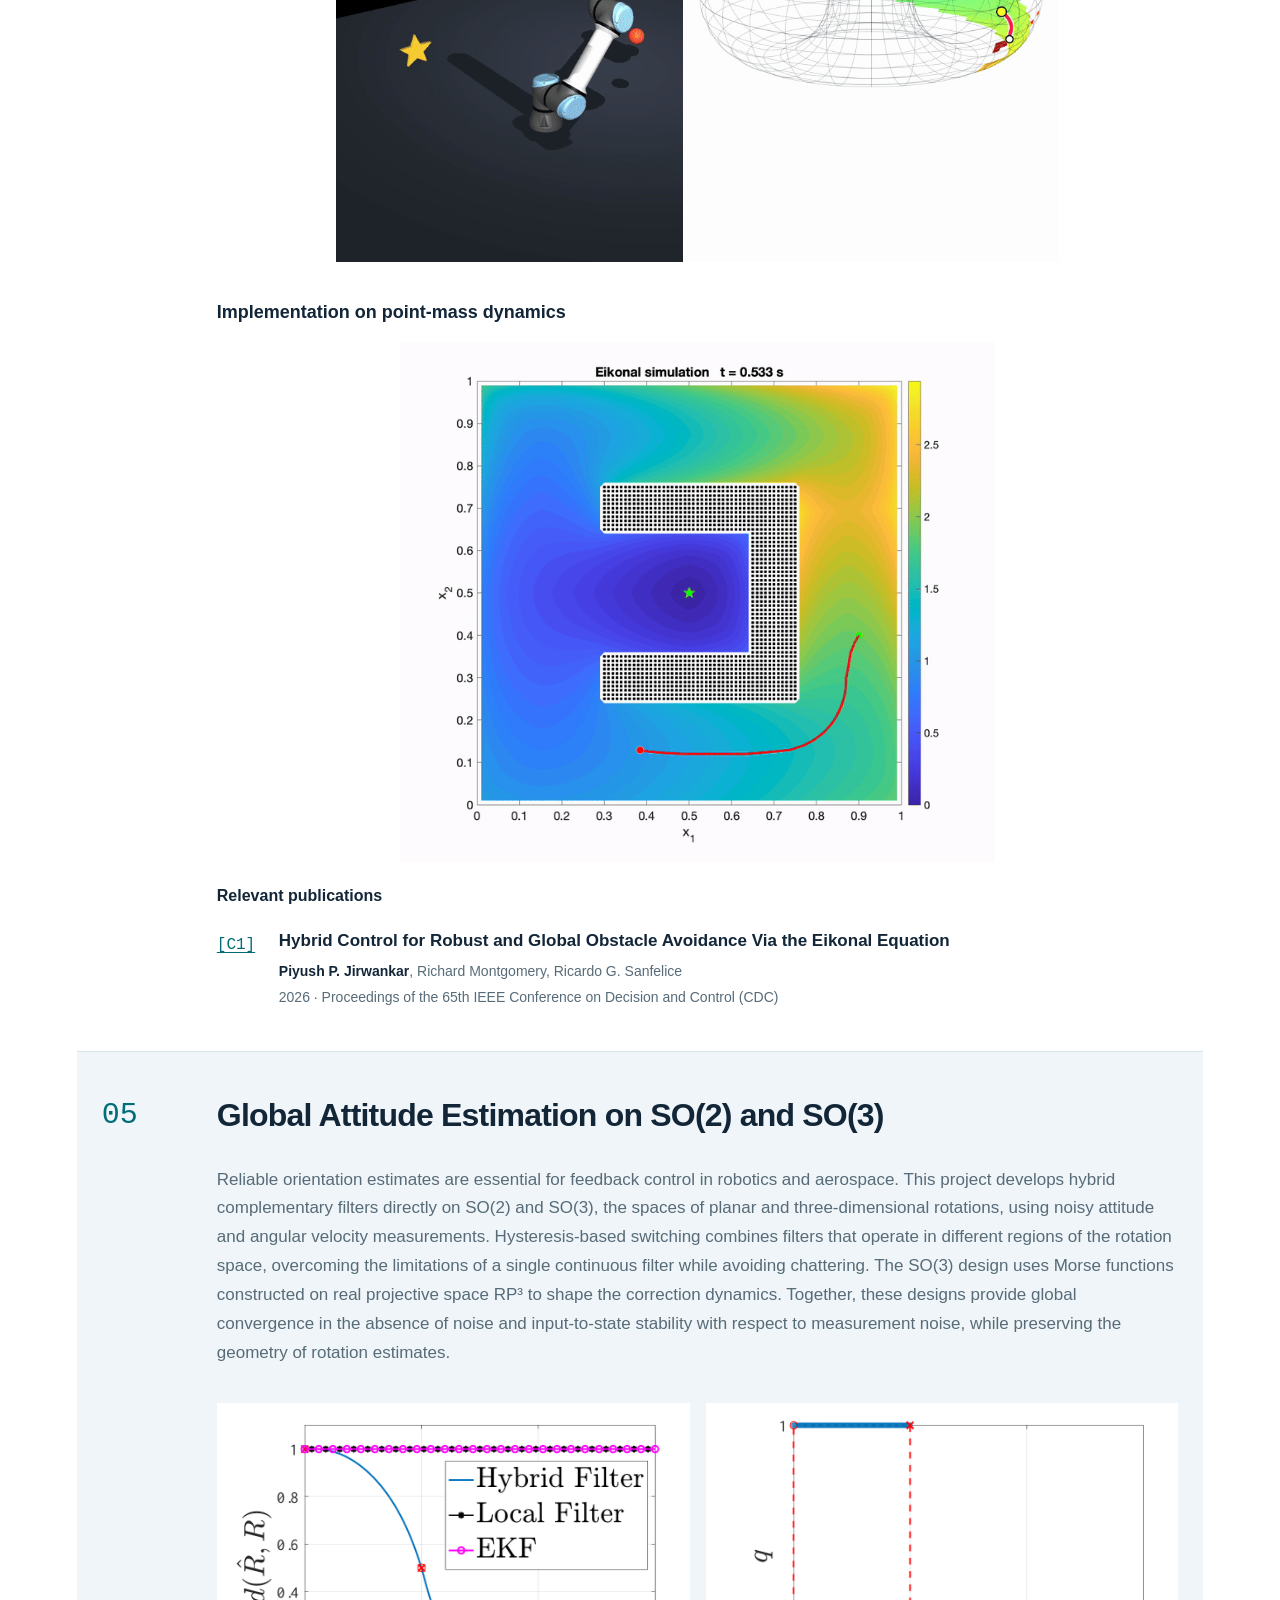
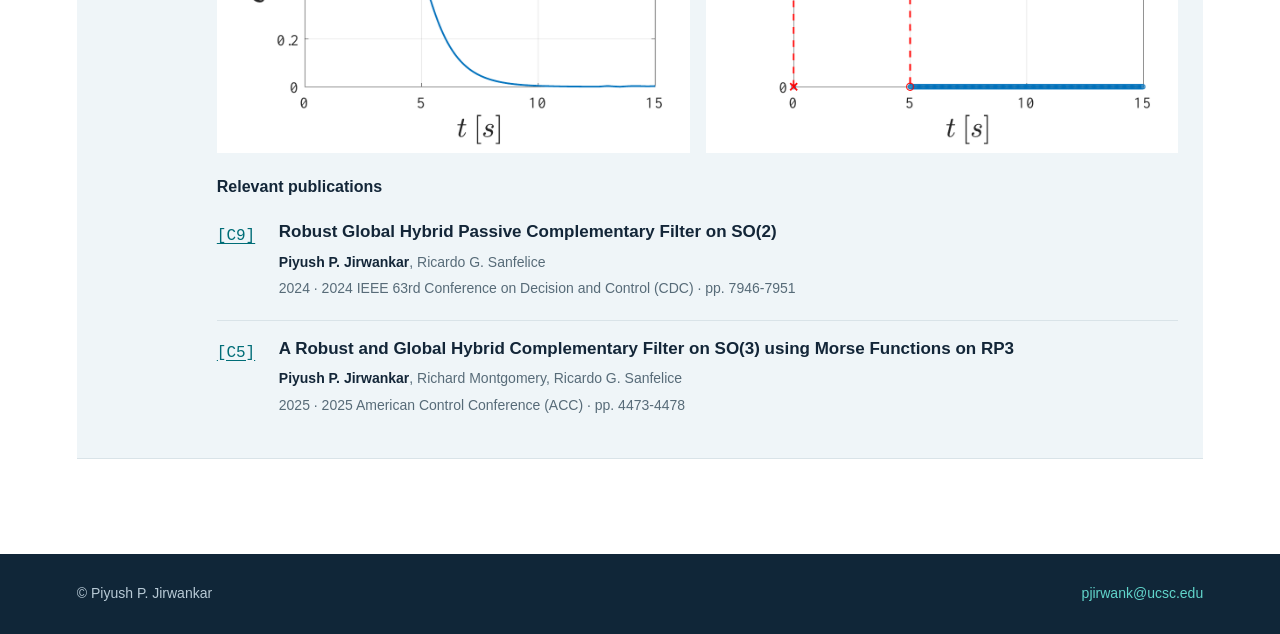
<file: research.html>
<!doctype html>
<html lang="en">

  <!-- Page metadata, browser icon, shared styles, and shared JavaScript. -->
  <head>
    <meta charset="utf-8">
    <meta name="viewport" content="width=device-width, initial-scale=1">
    <title>Research | Piyush P. Jirwankar</title>
    <meta name="description" content="Explore Piyush Jirwankar’s research on geometric hybrid systems, control barrier functions, model predictive control, obstacle avoidance, and estimation.">
    <link rel="canonical" href="https://pjirwank.github.io/research.html">
    <meta name="author" content="Piyush P. Jirwankar">
    <meta property="og:type" content="website">
    <meta property="og:site_name" content="Piyush P. Jirwankar">
    <meta property="og:title" content="Research | Piyush P. Jirwankar">
    <meta property="og:description" content="Explore Piyush Jirwankar’s research on geometric hybrid systems, control barrier functions, model predictive control, obstacle avoidance, and estimation.">
    <meta property="og:url" content="https://pjirwank.github.io/research.html">
    <meta property="og:image" content="https://pjirwank.github.io/portrait.jpeg">
    <meta property="og:image:alt" content="Piyush P. Jirwankar">
    <meta name="twitter:card" content="summary">
    <link
      rel="icon"
      type="image/svg+xml"
      href="data:image/svg+xml,%3Csvg xmlns='http://www.w3.org/2000/svg' viewBox='0 0 32 32'%3E%3Crect width='32' height='32' rx='6' fill='%2324496b'/%3E%3Ctext x='16' y='23' text-anchor='middle' fill='white' font-family='Georgia' font-size='22'%3EP%3C/text%3E%3C/svg%3E"
    >
    <link rel="stylesheet" href="style.css">
    <script src="site.js" defer></script>
  </head>
  <body>
    <a class="skip" href="#main">Skip to content</a>

    <!-- Shared header: keep the navigation links consistent across all five pages. -->
    <header class="site-header">
      <a class="brand" href="index.html">
        <img class="site-logo" src="logo.svg" width="56" height="42" alt="" aria-hidden="true">
        <span>Piyush P. Jirwankar<small>Ph.D. Candidate · UC Santa Cruz</small></span>
      </a>

      <!-- Set aria-current="page" only on this page’s navigation link. -->
      <nav aria-label="Main navigation">
        <a href="index.html">Home</a>
        <a href="research.html" aria-current="page">Research</a>
        <a href="publications.html">Publications</a>
        <a href="about.html">About</a>
        <a href="contact.html">Contact</a>
      </nav>
      <button class="theme" type="button" aria-label="Switch color theme">◐</button>
    </header>

    <!-- Main page content. The id="main" is the target of the keyboard skip link. -->
    <main id="main">

      <!-- Page title and introduction. -->
      <header class="page-heading">
        <h1>Research</h1>
        <!-- <p>Analysis, control, and estimation for hybrid dynamical systems.</p> -->
      </header>

      <!-- Research projects. Edit each project title and its media below. -->
      <div class="projects">

        <!-- Project 01. -->
        <section class="project">
          <span class="project-number">01</span>
          <h2>Geometric Hybrid Systems on Manifolds</h2>
          <div class="project-description">
            <p>Many mechanical and aerospace systems combine continuous motion with discrete events while evolving on curved spaces. This project develops a framework for modeling and analyzing these geometric hybrid systems directly on manifolds, without requiring an embedding in Euclidean space or a particular choice of coordinates or distance. It brings together conditions for the existence of solutions, geometric notions of stability, nonsmooth Lyapunov methods, and an invariance principle to study long-term behavior. Applications include hybrid attitude stabilization and a billiard ball moving and experiencing impacts on a Möbius band, illustrating how the framework respects both the system’s geometry and its hybrid dynamics.</p>
          </div>
          <figure class="project-media">
            <figcaption class="animation-title">
              Billiard ball on the Möbius band
            </figcaption>
            <img src="media/mobius.gif" alt="Animation of motion on a Möbius band" loading="lazy">
          </figure>
          <div class="project-publications">
            <h3>Relevant publications</h3>
            <ul>
              <li>
                <a class="publication-id" href="publications.html#publication-U1">[U1]</a>
                <div>
                  <h4>Geometric Hybrid Dynamical Systems: Part I-Modeling and Stability</h4>
                  <p><strong>Piyush P. Jirwankar</strong>, Daniel E. Ochoa, Ricardo G. Sanfelice</p>
                  <p class="metadata"><span class="publication-year">2026</span> · arXiv preprint arXiv:2609.17687 · Under review at IEEE Transactions on Automatic Control</p>
                </div>
              </li>
              <li>
                <a class="publication-id" href="publications.html#publication-C7">[C7]</a>
                <div>
                  <h4>Geometric Hybrid Dynamical Systems on Intrinsic Manifolds: Part II–Hybrid Invariance Principle</h4>
                  <p><strong>Piyush P Jirwankar</strong>, Daniel E Ochoa, Ricardo G Sanfelice</p>
                  <p class="metadata"><span class="publication-year">2025</span> · 2025 IEEE 64th Conference on Decision and Control (CDC) · pp. 6599–6604</p>
                </div>
              </li>
              <li>
                <a class="publication-id" href="publications.html#publication-C4">[C4]</a>
                <div>
                  <h4>Solution Sets of Geometric Hybrid Systems: Topological Properties and Existence of Extremal Solutions</h4>
                  <p>Daniel E. Ochoa, <strong>Piyush P. Jirwankar</strong>, Ricardo G. Sanfelice</p>
                  <p class="metadata"><span class="publication-year">2026</span> · Proceedings of the 65th IEEE Conference on Decision and Control (CDC)</p>
                </div>
              </li>
            </ul>
          </div>
        </section>

        <!-- Project 02. Keep the GIF looping at its original (1x) speed. -->
        <section class="project">
          <span class="project-number">02</span>
          <h2>Safe Control Design for Geometric Hybrid Systems</h2>
          <div class="project-description">
            <p>This project develops safety tools for controlled hybrid systems whose states evolve on manifolds. Multiple control barrier functions describe a safe region, with conditions that keep trajectories inside it during both continuous motion and discrete jumps. These conditions guide the construction of pointwise optimal control laws and safety filters that modify a nominal controller to enforce safety while respecting the geometry of the state and input spaces. A bouncing pendulum demonstrates the approach: the filter adjusts the applied force and the impact response to keep the motion within a prescribed safe energy range.</p>
          </div>
          <figure class="project-media">
            <figcaption class="animation-title">
              Pendulum control to keep energy within a specified range
            </figcaption>
            <img
              src="media/pendulum.gif"
              alt="Pendulum safety control simulation playing at the original speed"
              loading="lazy"
            >
          </figure>
          <div class="project-publications">
            <h3>Relevant publications</h3>
            <ul>
              <li>
                <a class="publication-id" href="publications.html#publication-U2">[U2]</a>
                <div>
                  <h4>Multiple Control Barrier Functions for Geometric Hybrid Systems: Modeling and Safe Control Synthesis</h4>
                  <p><strong>Piyush P. Jirwankar</strong>, Daniel E. Ochoa, Ricardo G. Sanfelice</p>
                  <p class="metadata"><span class="publication-year">2026</span> · Under review at Springer MCSS</p>
                </div>
              </li>
              <li>
                <a class="publication-id" href="publications.html#publication-C3">[C3]</a>
                <div>
                  <h4>Sufficient Conditions for Set Invariance Using Multiple Barrier Functions in Geometric Hybrid Dynamical Systems</h4>
                  <p><strong>Piyush P. Jirwankar</strong>, Daniel E. Ochoa, Ricardo G. Sanfelice</p>
                  <p class="metadata"><span class="publication-year">2026</span> · Proceedings of the 65th IEEE Conference on Decision and Control (CDC)</p>
                </div>
              </li>
            </ul>
          </div>
        </section>

        <!-- Project 03. Video is encoded at 3.5x speed and loops without controls. -->
        <section class="project">
          <span class="project-number">03</span>
          <h2>Model Predictive Control for Hybrid Dynamical Systems</h2>
          <div class="project-description">
            <p>This research explores model predictive control for systems that combine continuous evolution with discrete events, focusing on constrained decision-making and reliable operation under disturbances. Applications include spacecraft rendezvous and docking, where a controller must coordinate approach, contact, and subsequent stabilization of the joined spacecraft. The broader aim is to connect hybrid system models with predictive control for complex, multi-phase operations.</p>
          </div>
          <figure class="project-media">
            <figcaption class="animation-title">Thermostat control using hybrid MPC</figcaption>
            <video autoplay muted loop playsinline aria-label="Thermostat model predictive control animation playing at 3.5 times the original speed">
              <source src="media/thermostat-3.5x.mp4?v=plot-borders-3" type="video/mp4">
              Your browser does not support embedded video.
            </video>
          </figure>
          <div class="project-publications">
            <h3>Relevant publications</h3>
            <ul>
              <li>
                <a class="publication-id" href="publications.html#publication-U3">[U3]</a>
                <div>
                  <h4>Input-to-State Stability of Model Predictive Control for Discretized Hybrid Dynamical Systems</h4>
                  <p><strong>Piyush P. Jirwankar</strong>, Stefano Di Cairano, Ricardo G. Sanfelice</p>
                  <p class="metadata"><span class="publication-year">2026</span> · Under review at the American Control Conference (ACC)</p>
                </div>
              </li>
              <li>
                <a class="publication-id" href="publications.html#publication-C2">[C2]</a>
                <div>
                  <h4>A Hybrid Model Predictive Control Framework for Docking and Stabilization of Composite Rigid Spacecraft Dynamics</h4>
                  <p>Himadri Basu, <strong>Piyush P. Jirwankar</strong>, Ricardo G. Sanfelice, Miguel Castroviejo-Fernandez, Ilya Kolmanovsky</p>
                  <p class="metadata"><span class="publication-year">2026</span> · AIAA SCITECH 2026 Forum</p>
                </div>
              </li>
            </ul>
          </div>
        </section>

        <!-- Project 04. Robotic manipulator: 1.5x; point-mass dynamics: 0.5x. -->
        <section class="project">
          <span class="project-number">04</span>
          <h2>Obstacle Avoidance Using the Eikonal Equation</h2>
          <div class="project-description">
            <p>This project connects motion planning with hybrid feedback control to guide a system toward a target while avoiding obstacles. The Eikonal equation constructs a potential that measures the shortest weighted path to the target through the obstacle-free space. Descending this potential guides motion toward the goal, while hybrid switching between suitable potentials addresses the challenges of achieving global convergence robustly in environments with obstacles. The Eikonal equation is denoted by</p>
            <p class="project-equation" role="math" aria-label="The norm of the gradient of u at x equals one over n of x, for x in the interior of the safe set outside the target. u of x equals zero on the target boundary.">
              ‖∇u(x)‖ = 1/n(x), &nbsp; x ∈ int(X<sub>s</sub>) ∖ A;<br>
              u(x) = 0, &nbsp; x ∈ ∂A.
            </p>
            <p>where <var>x</var> denotes the position or configuration, <var>X</var><sub>s</sub> is the obstacle-free (safe) set, and <var>A</var> is the target set. The potential <var>u</var> is the weighted distance to the target, ∇u is its gradient, and ‖·‖ is the Euclidean norm. The positive function <var>n</var>(<var>x</var>) sets the local weighting: choosing n(x) = 1 gives ordinary shortest-path distance within the safe space. In a related robotic manipulator implementation, forward kinematics maps collisions into forbidden joint configurations, a fast sweeping method computes the potential, and gradient-based feedback guides a Quanser QArm through obstacle avoidance and pick-and-place tasks.</p>
          </div>
          <figure class="project-media">
            <figcaption class="animation-title">
              Implementation on a robotic manipulator
            </figcaption>
            <img
              src="media/robot_torus.gif"
              alt="Robotic manipulator obstacle avoidance animation playing at 1.5x speed"
              loading="lazy"
            >
          </figure>
          <figure class="project-media">
            <figcaption class="animation-title">
              Implementation on point-mass dynamics
            </figcaption>
            <img
              src="media/eikonal.gif"
              alt="Eikonal obstacle avoidance simulation playing at half speed"
              loading="lazy"
            >
          </figure>
          <div class="project-publications">
            <h3>Relevant publications</h3>
            <ul>
              <li>
                <a class="publication-id" href="publications.html#publication-C1">[C1]</a>
                <div>
                  <h4>Hybrid Control for Robust and Global Obstacle Avoidance Via the Eikonal Equation</h4>
                  <p><strong>Piyush P. Jirwankar</strong>, Richard Montgomery, Ricardo G. Sanfelice</p>
                  <p class="metadata"><span class="publication-year">2026</span> · Proceedings of the 65th IEEE Conference on Decision and Control (CDC)</p>
                </div>
              </li>
            </ul>
          </div>
        </section>

        <!-- Project 05. -->
        <section class="project">
          <span class="project-number">05</span>
          <h2>Global Attitude Estimation on SO(2) and SO(3)</h2>
          <div class="project-description">
            <p>Reliable orientation estimates are essential for feedback control in robotics and aerospace. This project develops hybrid complementary filters directly on SO(2) and SO(3), the spaces of planar and three-dimensional rotations, using noisy attitude and angular velocity measurements. Hysteresis-based switching combines filters that operate in different regions of the rotation space, overcoming the limitations of a single continuous filter while avoiding chattering. The SO(3) design uses Morse functions constructed on real projective space RP³ to shape the correction dynamics. Together, these designs provide global convergence in the absence of noise and input-to-state stability with respect to measurement noise, while preserving the geometry of rotation estimates.</p>
          </div>
          <div class="project-plots">
            <figure>
              <img
                src="media/potential.png"
                alt="Attitude estimation error comparison for the hybrid filter, local filter, and EKF"
                loading="lazy"
              >
            </figure>
            <figure>
              <img src="media/q.png" alt="Hybrid filter switching variable q versus time" loading="lazy">
            </figure>
          </div>
          <div class="project-publications">
            <h3>Relevant publications</h3>
            <ul>
              <li>
                <a class="publication-id" href="publications.html#publication-C9">[C9]</a>
                <div>
                  <h4>Robust Global Hybrid Passive Complementary Filter on SO(2)</h4>
                  <p><strong>Piyush P. Jirwankar</strong>, Ricardo G. Sanfelice</p>
                  <p class="metadata"><span class="publication-year">2024</span> · 2024 IEEE 63rd Conference on Decision and Control (CDC) · pp. 7946-7951</p>
                </div>
              </li>
              <li>
                <a class="publication-id" href="publications.html#publication-C5">[C5]</a>
                <div>
                  <h4>A Robust and Global Hybrid Complementary Filter on SO(3) using Morse Functions on RP3</h4>
                  <p><strong>Piyush P. Jirwankar</strong>, Richard Montgomery, Ricardo G. Sanfelice</p>
                  <p class="metadata"><span class="publication-year">2025</span> · 2025 American Control Conference (ACC) · pp. 4473-4478</p>
                </div>
              </li>
            </ul>
          </div>
        </section>
      </div>
    </main>

    <!-- Shared footer: update the email address consistently across all pages. -->
    <footer>
      <span>© Piyush P. Jirwankar</span>
      <a href="mailto:pjirwank@ucsc.edu">pjirwank@ucsc.edu</a>
    </footer>
  </body>
</html>
</file>
<file: style.css>
*{box-sizing:border-box}:root{--bg:#fff;--ink:#132638;--muted:#576b78;--blue:#006d77;--line:#d9e3e8;--soft:#eff5f8;--nav:#102638;--accent:#61d5cb}html{color-scheme:light}html[data-theme=dark]{color-scheme:dark;--bg:#0c1c29;--ink:#eaf2f6;--muted:#a9bdc8;--blue:#61d5cb;--line:#2b4353;--soft:#162c3c;--nav:#081621}body{margin:0;background:var(--bg);color:var(--ink);font-family:Arial,Helvetica,sans-serif;font-size:17px;line-height:1.7}a{color:var(--blue);text-decoration:none}a:hover{text-decoration:underline}a:focus-visible,button:focus-visible{outline:3px solid var(--accent);outline-offset:5px}h1,h2,h3{font-family:Arial,Helvetica,sans-serif;font-weight:650;line-height:1.15;letter-spacing:-.035em}h1{font-size:clamp(3.5rem,7vw,6.4rem);margin:0 0 30px}h2{font-size:2rem;margin:0 0 22px}h3{font-size:1.35rem;margin:0 0 12px}p{margin:0 0 22px;color:var(--muted)}.site-header{display:flex;align-items:center;gap:30px;background:var(--nav);padding:24px max(5vw,24px);min-height:110px;color:white}.brand{display:flex;gap:17px;align-items:center;font-size:20px;font-weight:600;color:white;margin-right:auto;white-space:nowrap}.brand small{display:block;font-size:13px;font-weight:400;letter-spacing:.025em;color:#b8cad6;margin-top:3px}.site-logo{display:block;width:56px;height:42px;flex-shrink:0}nav{display:flex;gap:28px}nav a{font-size:15px;color:#b8cad6;padding:10px 0}nav a[aria-current]{color:var(--accent);border-bottom:2px solid var(--accent)}.theme{background:transparent;border:1px solid #4c6978;color:white;width:36px;height:36px;font-size:22px;cursor:pointer;border-radius:0}main{max-width:1300px;margin:auto;padding:0 6vw}.hero{display:grid;grid-template-columns:minmax(0,1.6fr) minmax(240px,.75fr);gap:30px 65px;padding:45px 0 70px;align-items:center}.hero-label{grid-column:1/-1;border-bottom:1px solid var(--line);padding-bottom:18px;font-size:12px;letter-spacing:.13em;color:var(--muted)}.hero h1{max-width:650px}.eyebrow{text-transform:uppercase;font-size:13px;font-weight:650;letter-spacing:.12em;color:var(--blue);margin-bottom:22px}.intro{font-size:24px;line-height:1.5;color:var(--ink);max-width:650px}.hero figure{margin:0;position:relative;padding:15px 0 0 15px;border-top:6px solid var(--blue);border-left:1px solid var(--line)}.portrait{display:block;width:100%;height:auto;aspect-ratio:847/988;object-fit:cover;border-radius:0;filter:saturate(.8)}figcaption{display:grid;grid-template-columns:1fr 1fr;gap:0;font-size:13px;margin-top:12px}figcaption a{padding:8px 0;border-bottom:1px solid var(--line)}.actions{display:flex;flex-wrap:wrap;gap:10px;margin-top:35px}.button{display:inline-flex;align-items:center;justify-content:center;padding:12px 20px;border:1px solid var(--line);border-radius:0;color:var(--ink);background:transparent;font:15px/1.6 Arial,sans-serif;cursor:pointer}.button:hover{background:var(--soft);text-decoration:none}.primary{background:var(--ink);border-color:var(--ink);color:var(--bg)}.primary:hover{background:var(--blue);color:var(--bg)}.home-bottom{display:grid;grid-template-columns:.85fr 1.15fr;gap:65px;padding:38px;margin:0 -38px 60px;background:var(--soft);border-top:4px solid var(--blue)}.home-bottom h2{font-size:29px}.section-title{display:flex;align-items:baseline;justify-content:space-between;gap:12px}.section-title a{font-size:14px;white-space:nowrap}.publication{display:grid;grid-template-columns:60px 1fr;gap:24px;padding:28px 0;border-bottom:1px solid var(--line)}.year{font-family:monospace;color:var(--blue);font-size:14px;padding-top:5px}.publication h3{font-size:21px;line-height:1.35;letter-spacing:-.02em}.publication p{font-size:15px;line-height:1.6;margin-bottom:7px}.publication strong{color:var(--ink);font-weight:600}.metadata{font-style:normal}.note{color:var(--blue);font-size:14px}.paper-link{font-size:14px;text-decoration:underline}.page-heading{display:block;padding:65px 0 35px;border-bottom:4px solid var(--blue);margin-bottom:30px}.page-heading h1{font-size:clamp(3rem,6vw,5rem);margin-bottom:15px}.page-heading p{font-size:19px;margin:0}.projects{padding-bottom:50px;counter-reset:project}.project{display:grid;grid-template-columns:90px 1fr;align-items:center;gap:25px;padding:38px 25px;border-bottom:1px solid var(--line)}.project:nth-child(odd){background:var(--soft)}.project-number{font-family:monospace;font-size:30px;color:var(--blue)}.project h2{font-size:clamp(1.4rem,3vw,2rem);margin:0;letter-spacing:-.025em}.publication-list{max-width:1000px;margin-bottom:30px}.about-grid{display:grid;grid-template-columns:1.1fr 1fr;gap:65px;padding:20px 0 60px}.biography p{font-size:18px;line-height:1.8}.about-grid>section:nth-child(2){border-left:1px solid var(--line);padding-left:35px}.education{display:block;border-bottom:1px solid var(--line);padding:22px 0}.education>span{font-family:monospace;display:block;font-size:14px;color:var(--blue);margin-bottom:15px}.education>span br{display:none}.education>span small{margin-left:10px}.education h3{font-size:20px}.education p{font-size:16px;margin-bottom:7px}.education small{font-size:14px;color:var(--muted)}.contact-grid{display:grid;grid-template-columns:1fr 1fr;gap:35px;padding:20px 0 70px}.contact-grid section{padding:30px;background:var(--soft);border-top:3px solid var(--blue)}.contact-grid section:last-child{grid-column:1/-1}.contact-grid h2{font-size:25px;letter-spacing:-.02em}.contact-grid h2 a{color:var(--ink)}address{font-style:normal;color:var(--muted);line-height:1.9;margin-bottom:18px}.social-links{display:flex;flex-wrap:wrap;gap:30px}#copy-status{font-size:14px;margin-top:12px}footer{display:flex;justify-content:space-between;gap:20px;background:var(--nav);padding:28px max(6vw,24px);font-size:14px;color:#b8cad6;margin-top:45px}footer a{color:var(--accent)}.skip{position:absolute;top:-100px;left:20px;z-index:9;background:var(--bg);padding:12px}.skip:focus{top:10px}@media(max-width:1000px){.site-header{flex-wrap:wrap;gap:15px}.brand{flex:1}nav{order:3;width:100%;justify-content:space-between}.hero{gap:30px}.hero h1{font-size:60px}.home-bottom{margin:0 0 50px;padding:30px;gap:35px}.about-grid{gap:30px}}@media(max-width:700px){main{padding:0 24px}.site-header{padding:22px 24px}.brand{font-size:17px}.brand small{font-size:12px}nav{gap:10px}nav a{font-size:13px}.hero{grid-template-columns:1fr;padding-top:25px;gap:35px}.hero h1{font-size:clamp(3rem,12vw,4.5rem)}.hero-label{font-size:11px;letter-spacing:.06em}.hero figure{max-width:310px}.intro{font-size:21px}.home-bottom,.about-grid,.contact-grid{grid-template-columns:1fr;gap:30px}.home-bottom{padding:25px}.page-heading{padding-top:40px}.about-grid>section:nth-child(2){border-left:0;padding-left:0;border-top:1px solid var(--line);padding-top:30px}.contact-grid section{padding:24px}.project{grid-template-columns:45px 1fr;gap:15px;padding:25px 15px}.project-number{font-size:23px}.publication{grid-template-columns:42px 1fr;gap:15px}.actions .button{font-size:14px;padding:11px 14px}footer{flex-wrap:wrap}}.publication-id{font-family:monospace;color:var(--blue);font-size:16px;padding-top:3px;white-space:nowrap}.publication-toolbar{display:flex;justify-content:space-between;align-items:center;gap:20px;flex-wrap:wrap;padding:12px 0 24px;border-bottom:1px solid var(--line)}.publication-key{display:flex;gap:20px;flex-wrap:wrap;font-size:14px;color:var(--muted)}.publication-key strong{color:var(--blue)}.publication-toolbar label{font-size:14px;color:var(--muted);display:flex;gap:12px;align-items:center}.publication-toolbar select{font:14px/1.5 Arial,sans-serif;max-width:100%;padding:10px 12px;border:1px solid var(--line);background:var(--bg);color:var(--ink);border-radius:0}.publication-toolbar select:focus-visible{outline:3px solid var(--blue);outline-offset:3px}@media(max-width:700px){.publication-toolbar label{align-items:flex-start;flex-direction:column}.publication-list .publication{grid-template-columns:52px 1fr}}.publication-section{margin:40px 0 50px}.publication-section>h2{font-size:25px;border-bottom:3px solid var(--blue);padding-bottom:15px;margin-bottom:0}.paper-downloads{display:flex;flex-wrap:wrap;gap:10px;margin-top:15px}.paper-downloads .button{font-size:14px;padding:7px 16px}.empty-publications{padding:24px 0;font-size:16px}.project-media,.project-plots{grid-column:2;margin:10px 0 0;min-width:0}.project-media img{width:100%;max-height:520px;object-fit:contain;display:block;background:white}.project-media .button{margin-top:12px}.project-plots{display:grid;grid-template-columns:1.4fr 1fr;gap:18px;align-items:center}.project-plots figure{margin:0;background:white;padding:10px}.project-plots img{display:block;width:100%;height:auto}@media(max-width:700px){.project-media,.project-plots{grid-column:1/-1}.project-plots{grid-template-columns:1fr}}.animation-title{display:block;border:0;margin:0 0 14px;padding:0;font-size:18px;font-weight:600;color:var(--ink)}.project-plots{grid-template-columns:1fr 1fr;gap:16px}.project-plots figure{padding:0}@media(max-width:700px){.project-plots{grid-template-columns:1fr}}.project-description{grid-column:2;min-width:0}.project-description p:last-child{margin-bottom:0}.project-equation{padding:16px 20px;border-left:3px solid var(--blue);font-family:Georgia,'Times New Roman',serif;font-size:1.15rem;color:var(--ink)}@media(max-width:700px){.project-description{grid-column:1/-1}.project-equation{padding:12px;font-size:1rem}}
.project-media video{width:100%;height:auto;object-fit:contain;display:block;background:white}

.project-publications{grid-column:2;min-width:0}.project-publications h3{font-size:1rem;letter-spacing:0;margin-bottom:8px}.project-publications ul{list-style:none;margin:0;padding:0}.project-publications li{display:grid;grid-template-columns:48px minmax(0,1fr);gap:14px;padding:16px 0;border-bottom:1px solid var(--line)}.project-publications li:last-child{border-bottom:0;padding-bottom:0}.project-publications h4{font-size:17px;line-height:1.45;margin:0 0 6px;font-weight:600}.project-publications p{font-size:14px;line-height:1.6;margin:0 0 4px}.project-publications strong{color:var(--ink)}.project-publications a{text-decoration:underline;text-underline-offset:3px}.publication[id]{scroll-margin-top:24px}@media(max-width:700px){.project-publications{grid-column:1/-1}}
.recent-news{margin-top:40px;padding-top:28px;border-top:1px solid var(--line)}.recent-news h2{margin-bottom:20px}.news-item time{display:block;font-family:monospace;font-size:14px;color:var(--blue);margin-bottom:10px}.news-item h3{font-size:20px;line-height:1.35;margin-bottom:12px}.news-item p,.news-item li{font-size:15px;line-height:1.65;color:var(--muted)}.news-item p{margin-bottom:12px}.news-item ul{padding-left:20px;margin:0}.news-item li+li{margin-top:10px}
</file>
